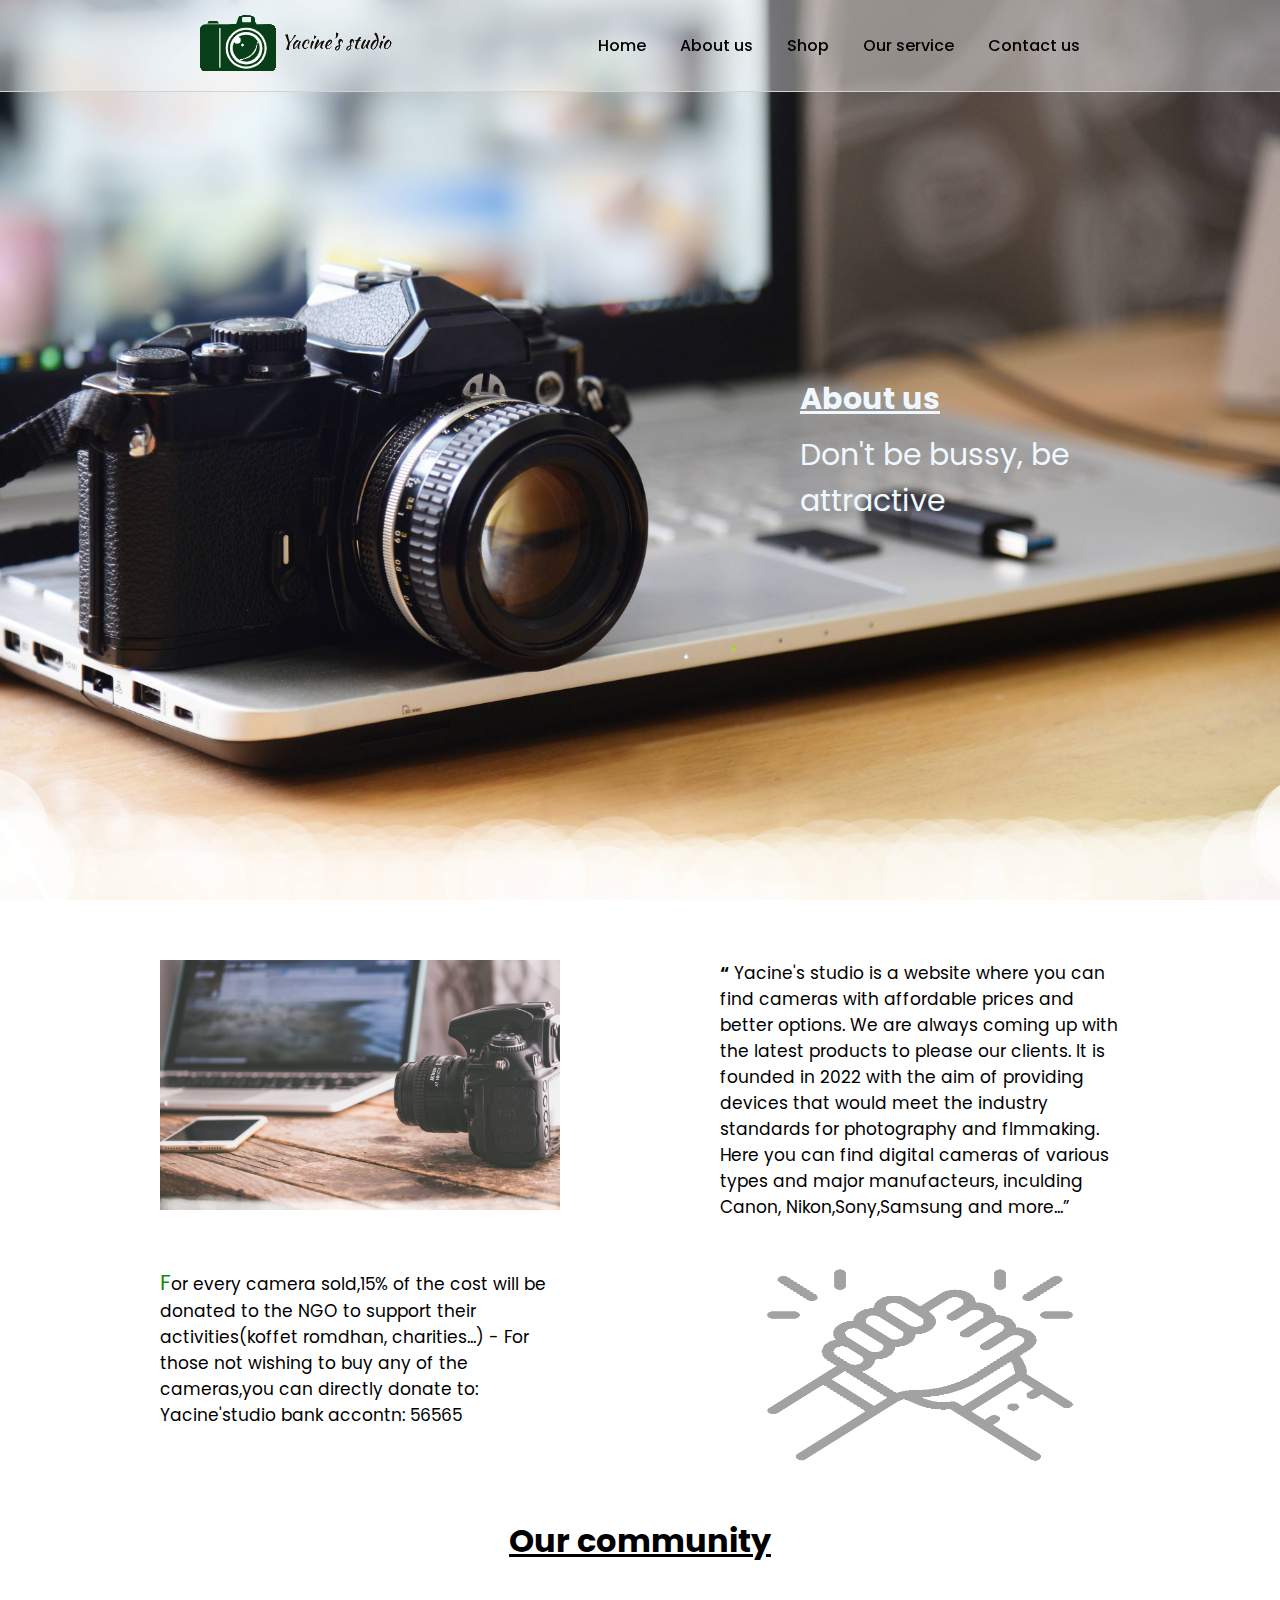
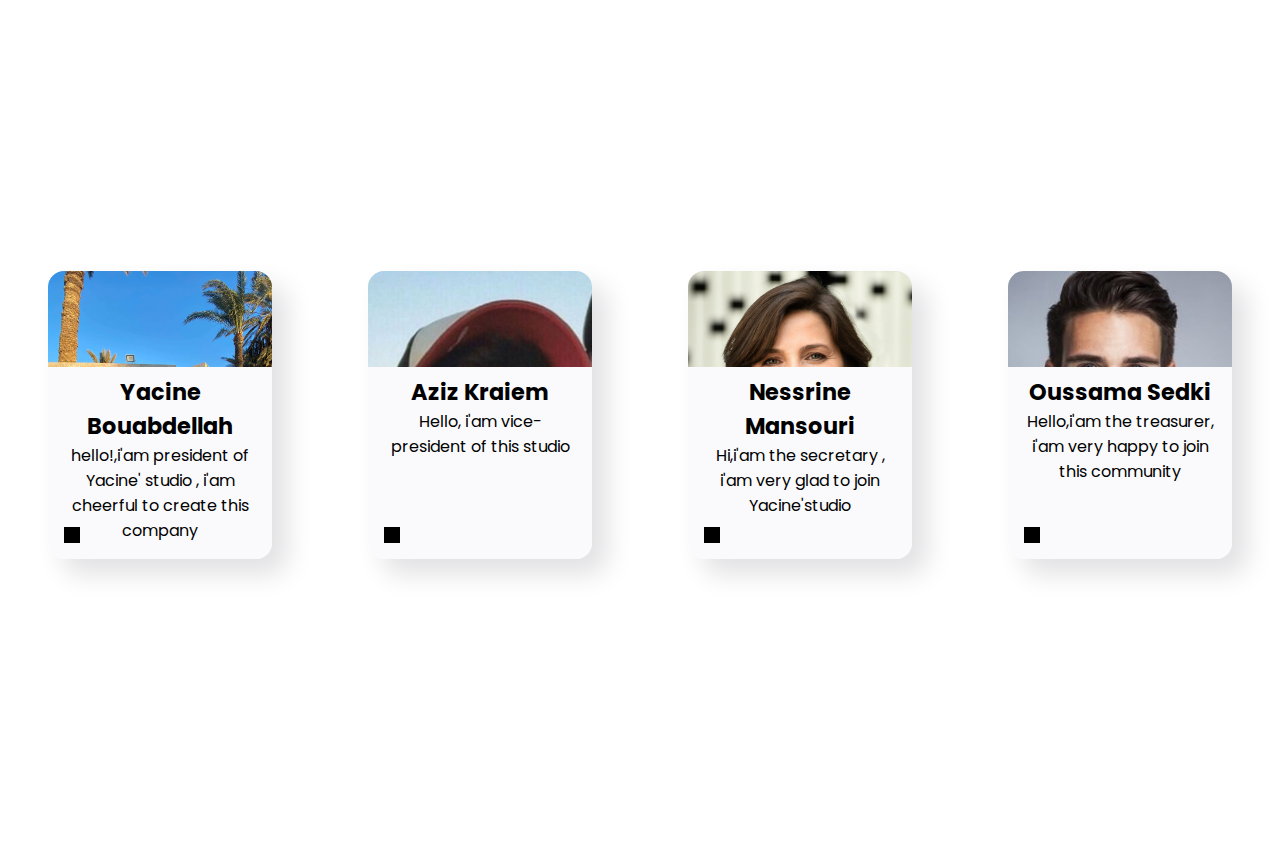
<file: about us.html>
<!DOCTYPE html>
<html lang="en">
<head>
    <meta charset="UTF-8">
    <meta http-equiv="X-UA-Compatible" content="IE=edge">
    <meta name="viewport" content="width=device-width, initial-scale=1.0">
    <title>Document</title>
    <link rel="stylesheet" href="./style about.css">
</head>
<body>
    <header>
        <img src="./image/LogoMakr-8CXSX9(1)32.png" alt="logo" />
        <div class="menu-btn"></div>
        <div class="navigation">
          <div class="navigation-items">
            <a href="./index.html">Home</a>
            <a href="./about us.html">About us</a>
            <a href="./shop.html">Shop</a>
            <a href="./Our service.html">Our service</a>
            <a href="./Contact us.html">Contact us</a>
          </div>
        </div>
      </header>
      <section class="about">
        <div class="contenu">
          <img src="./image/1 camera.jpg" alt="about us">
          <div class="caption">
            <h1>About us</h1>
            <p>Don't be bussy, be attractive</p>
          </div>
        </div>
      </section>
      <section class="paragraphe">
        <div class="contenu-p">
          <img class="i1" src="./image/camera 12.jpg" alt="">
          <p class="para1">For every camera sold,15% of the cost will be donated to the NGO to support their
            activities(koffet romdhan, charities...)
            - For those not wishing to buy any of the cameras,you can directly donate to:
            Yacine'studio bank accontn: 56565 
          </p>
          
        </div>
        <div class="contenu-p1">
          <p class="para2"><strong>“</strong> Yacine's studio is a website where you can find cameras with affordable prices 
            and better options. We are always coming up with the latest products to please our clients.
            It is founded in 2022 with the aim of providing devices that would meet the industry standards
            for photography and flmmaking. Here you can find digital cameras of various types and major
            manufacteurs, inculding Canon, Nikon,Sony,Samsung and more...” </p>
          <img class="i1" src="./image/monophy 56.gif" alt="">
          
        </div>
       
      </section>
<center><h1>Our community</h1></center>
      <div class="center">
        <div class="center">
          <div class="property-card">
            <a href="#">
              <div class="property-image" style="background-image: url('./image/yacine..jpeg">
                <div class="property-image-title">
       
                </div>
              </div></a>
            <div class="property-description">
              <h5> Yacine Bouabdellah </h5>
              <p>hello!,i'am president of Yacine' studio , i'am cheerful to create this company</p>
            </div>
            <a href="#">
              <div class="property-social-icons">
                <!-- I would usually put multipe divs inside here set to flex. Some people might use Ul li. Multiple Solutions -->
              </div>
            </a>
          </div>
        </div>
        <div class="center">
          <div class="property-card">
            <a href="#">
              <div class="property-image" style="background-image: url('./image/17.cd.jpg');">
                <div class="property-image-title">
       
                </div>
              </div></a>
            <div class="property-description">
              <h5> Aziz Kraiem </h5>
              <p>Hello, i'am vice-president of this studio </p>
            </div>
            <a href="#">
              <div class="property-social-icons">
                <!-- I would usually put multipe divs inside here set to flex. Some people might use Ul li. Multiple Solutions -->
              </div>
            </a>
          </div>
        </div>  <div class="center">
          <div class="property-card">
            <a href="#">
              <div class="property-image" style="background-image: url('./image/255.jpg');">
                <div class="property-image-title">
       
                </div>
              </div></a>
            <div class="property-description">
              <h5> Nessrine Mansouri </h5>
              <p>Hi,i'am the secretary , i'am very glad to join Yacine'studio</p>
            </div>
            <a href="#">
              <div class="property-social-icons">
                <!-- I would usually put multipe divs inside here set to flex. Some people might use Ul li. Multiple Solutions -->
              </div>
            </a>
          </div>
        </div>  <div class="center">
          <div class="property-card">
            <a href="#">
              <div class="property-image" style="background-image:url('./image/yacine\ kraiem.jpg')">
                <div class="property-image-title">
       
                </div>
              </div></a>
            <div class="property-description">
              <h5> Oussama Sedki </h5>
              <p>Hello,i'am  the treasurer, i'am very happy to join this community </p>
            </div>
            <a href="#">
              <div class="property-social-icons">
                <!-- I would usually put multipe divs inside here set to flex. Some people might use Ul li. Multiple Solutions -->
              </div>
            </a>
          </div>
        </div>
      </div>
</body>
</html>
</file>
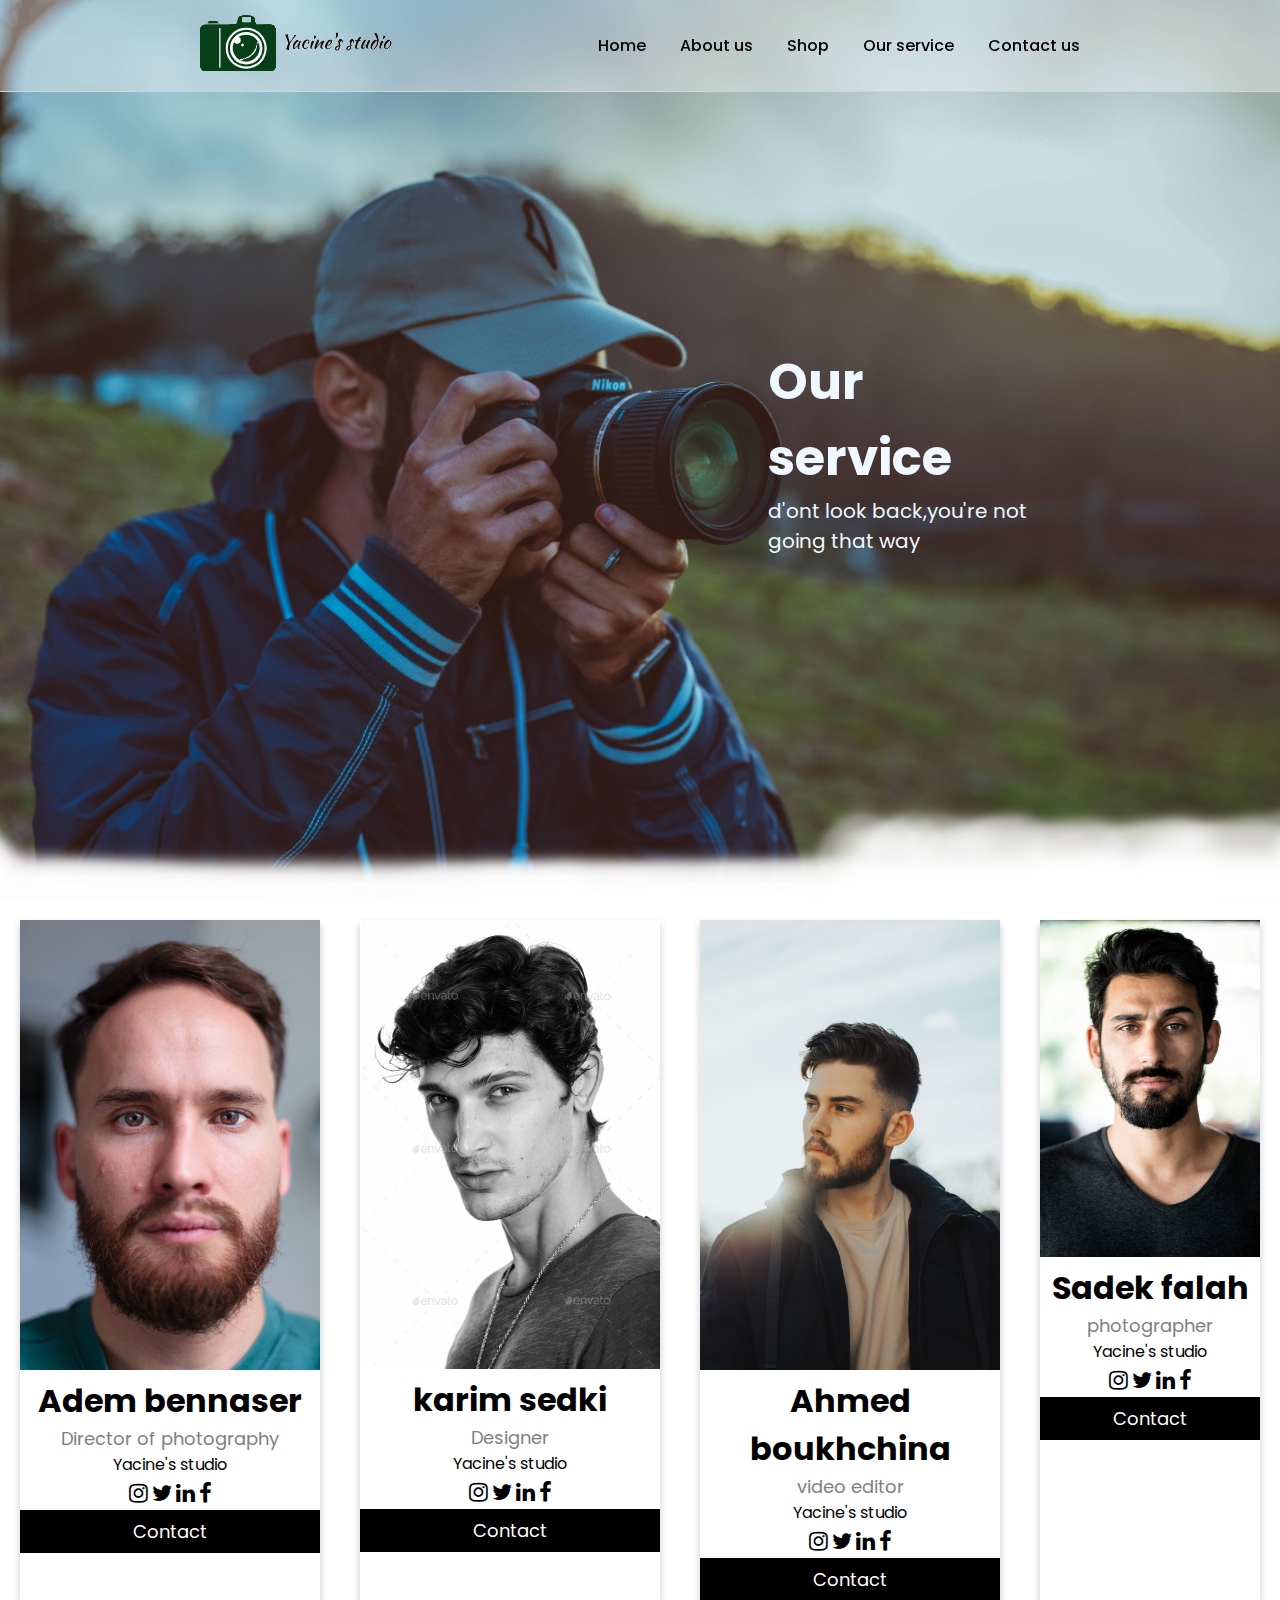
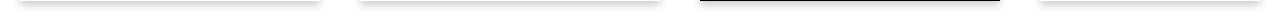
<file: Our service.html>
<!DOCTYPE html>
<html lang="en">
<head>
    <meta charset="UTF-8">
    <meta http-equiv="X-UA-Compatible" content="IE=edge">
    <meta name="viewport" content="width=device-width, initial-scale=1.0">
    <title>Document</title>
    <link rel="stylesheet" href="./style service.css">
    <link rel="stylesheet" href="https://cdnjs.cloudflare.com/ajax/libs/font-awesome/4.7.0/css/font-awesome.min.css">
</head>
<body>
    <header>
        <img src="./image/LogoMakr-8CXSX9(1)32.png" alt="logo" />
        <div class="menu-btn"></div>
        <div class="navigation">
          <div class="navigation-items">
            <a href="./index.html">Home</a>
            <a href="./about us.html">About us</a>
            <a href="./shop.html">Shop</a>
            <a href="./Our service.html">Our service</a>
            <a href="./Contact us.html">Contact us</a>
          </div>
        </div>
      </header>
      <section class="about">
        <div class="contenu">
          <img src="./image/3 camera.jpg" alt="about us">
          <div class="caption">
            <h1>Our service</h1>
            <p>d'ont look back,you're not going that way</p>
          </div>
        </div>
          </div>
          <div class="cartes">
            <!-- cart1 -->
            <div class="card">
              <img src="./image/12 cd.avif" alt="John" style="width:100%">
              <h1>Adem bennaser</h1>
              <p class="title">Director of photography</p>
              <p>Yacine's studio</p>
              <a href="#"><i class="fa fa-instagram"></i></a>
              <a href="#"><i class="fa fa-twitter"></i></a>
              <a href="#"><i class="fa fa-linkedin"></i></a>
              <a href="#"><i class="fa fa-facebook"></i></a>
              <p><button>Contact</button></p>
            </div>
            <!-- cart2 -->
            <div class="card">
              <img src="./image/23.jpg" alt="karim" style="width:100%">
              <h1>karim sedki</h1>
              <p class="title">Designer</p>
              <p>Yacine's studio</p>
              <a href="#"><i class="fa fa-instagram"></i></a>
              <a href="#"><i class="fa fa-twitter"></i></a>
              <a href="#"><i class="fa fa-linkedin"></i></a>
              <a href="#"><i class="fa fa-facebook"></i></a>
              <p><button>Contact</button></p>
            </div>
            <!-- cart3 -->
            <div class="card">
              <img src="./image/13 d.jfif" alt="dev" style="width:100%">
              <h1>Ahmed boukhchina</h1>
              <p class="title">video editor</p>
              <p>Yacine's studio</p>
              <a href="#"><i class="fa fa-instagram"></i></a>
              <a href="#"><i class="fa fa-twitter"></i></a>
              <a href="#"><i class="fa fa-linkedin"></i></a>
              <a href="#"><i class="fa fa-facebook"></i></a>
              <p><button>Contact</button></p>
            </div>
            <!-- cart4 -->
            <div class="card">
              <img src="./image/14 cd.jpg" alt="John" style="width:100%">
              <h1>Sadek falah</h1>
              <p class="title">photographer</p>
              <p>Yacine's studio</p>
              <a href="#"><i class="fa fa-instagram"></i></a>
              <a href="#"><i class="fa fa-twitter"></i></a>
              <a href="#"><i class="fa fa-linkedin"></i></a>
              <a href="#"><i class="fa fa-facebook"></i></a>
              <p><button>Contact</button></p>
            </div>
          </div>
      </section>
</file>
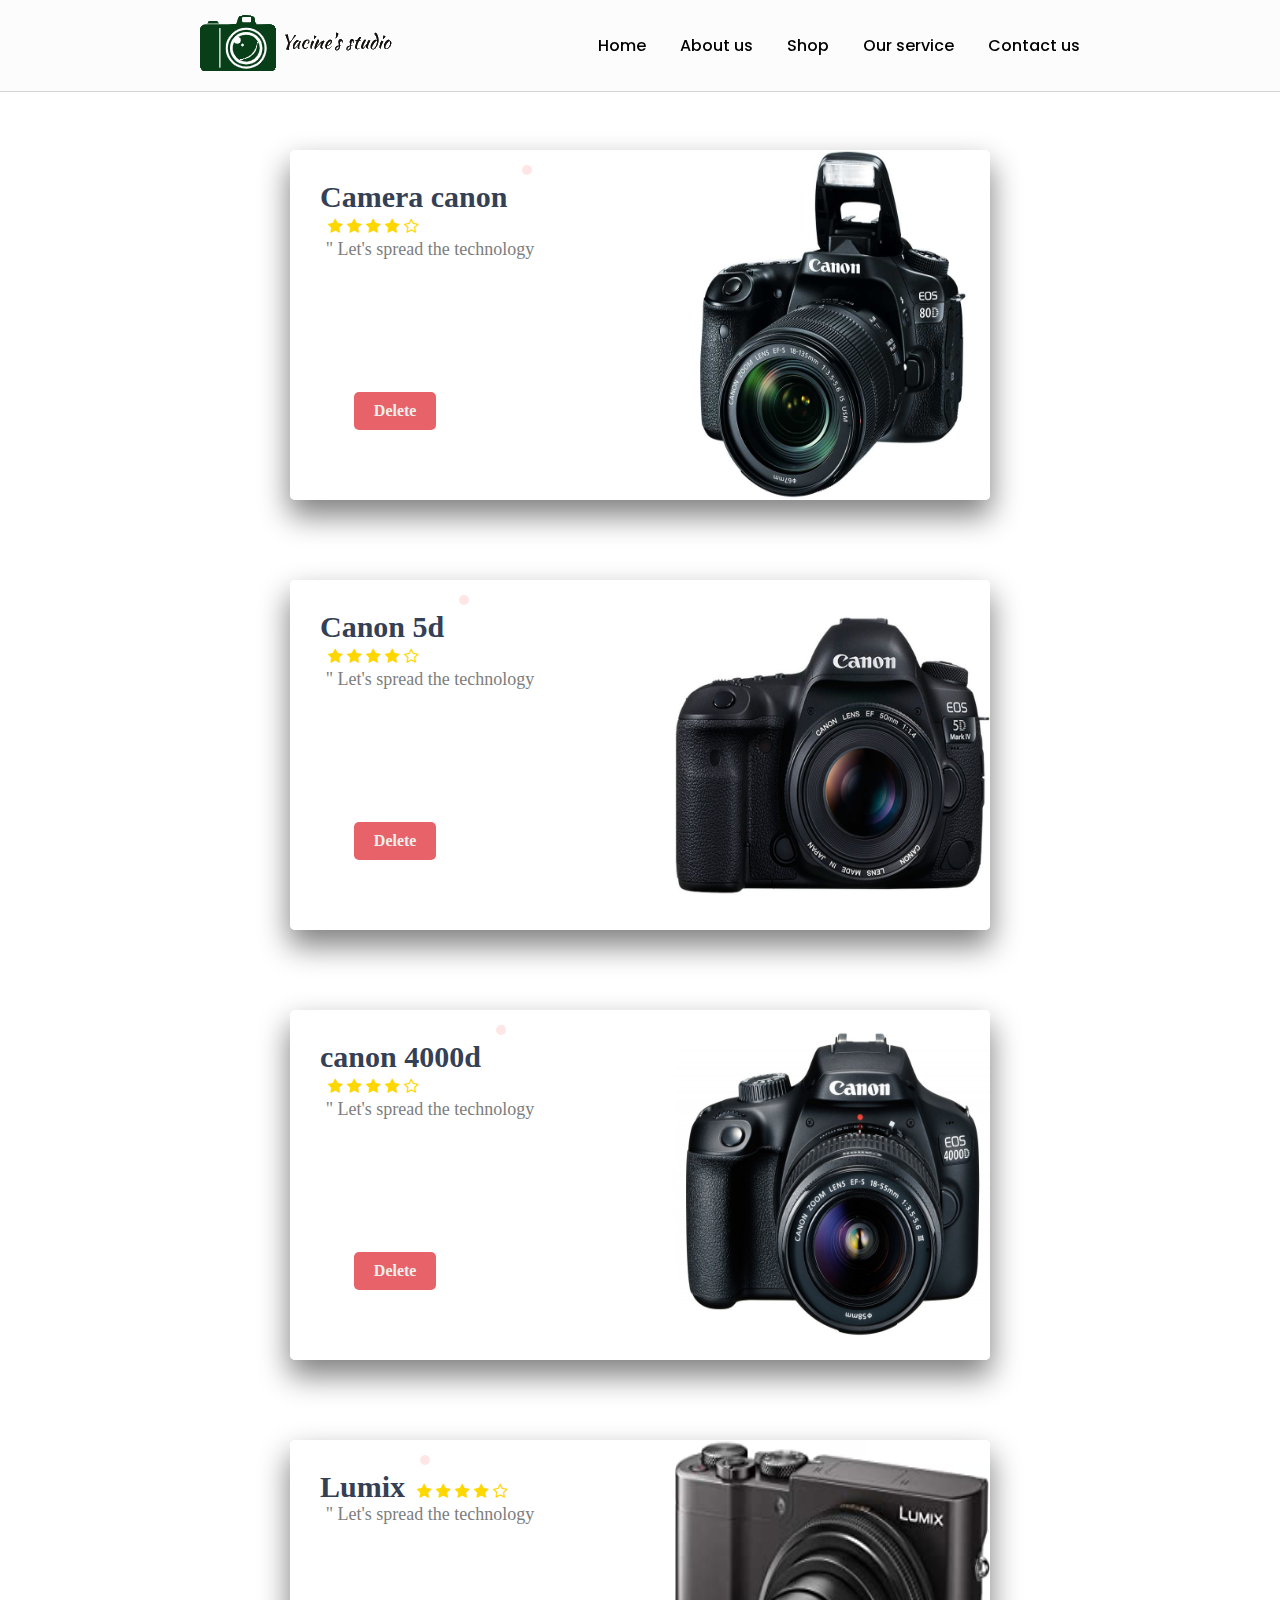
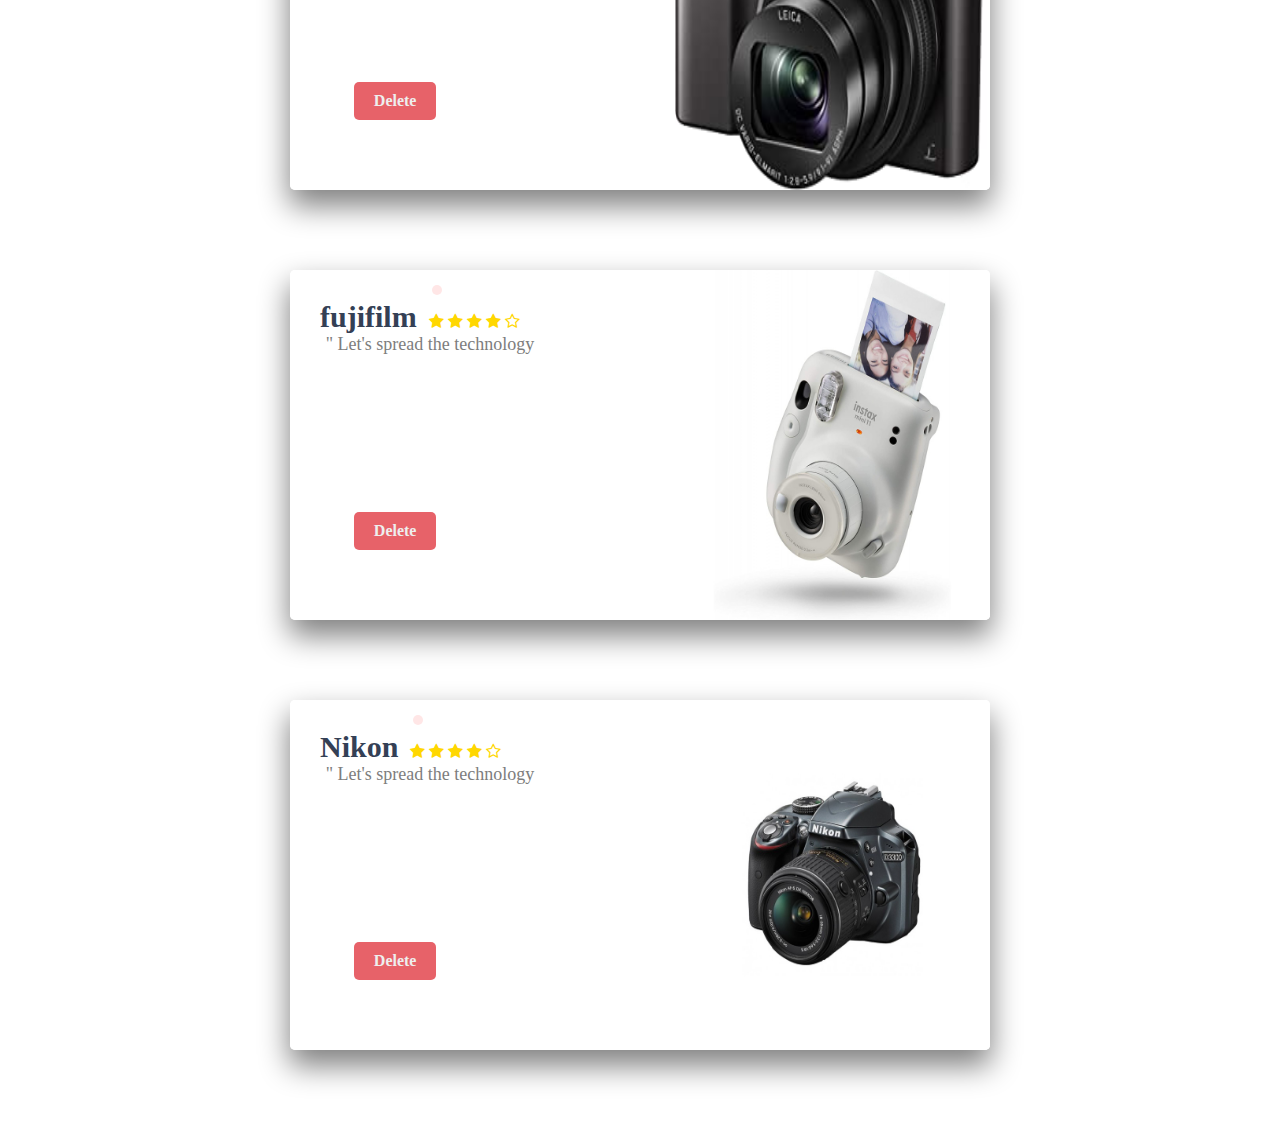
<file: panier.html>
<!DOCTYPE html>
<html lang="en">
<head>
    <meta charset="UTF-8">
    <meta http-equiv="X-UA-Compatible" content="IE=edge">
    <meta name="viewport" content="width=device-width, initial-scale=1.0">
    <title>Panier</title>
    <link rel="stylesheet" href="./painer.css">
    <link rel="stylesheet" href="https://cdnjs.cloudflare.com/ajax/libs/font-awesome/4.7.0/css/font-awesome.min.css">
	<link
	rel="stylesheet"
	href="https://cdnjs.cloudflare.com/ajax/libs/font-awesome/6.1.2/css/all.min.css"
	integrity="sha512-1sCRPdkRXhBV2PBLUdRb4tMg1w2YPf37qatUFeS7zlBy7jJI8Lf4VHwWfZZfpXtYSLy85pkm9GaYVYMfw5BC1A=="
	crossorigin="anonymous"
	referrerpolicy="no-referrer"
  />
</head>
<body>
    <header>
        <img src="./image/LogoMakr-8CXSX9(1)32.png" alt="logo" />
        <div class="menu-btn"></div>
        <div class="navigation">
          <div class="navigation-items">
            <a href="./index.html">Home</a>
            <a href="./about us.html">About us</a>
            <a href="./shop.html">Shop</a>
            <a href="./Our service.html">Our service</a>
            <a href="./Contact us.html">Contact us</a>
           
          </div>
        </div>
      </header>
<main>
    
               <!-- camera1 -->
    <div id="container">
    
        <div class="product-details">
    
        <h1>Camera canon</h1>
        <span class="hint-star star">
            <i class="fa fa-star" aria-hidden="true"></i>
            <i class="fa fa-star" aria-hidden="true"></i>
            <i class="fa fa-star" aria-hidden="true"></i>
            <i class="fa fa-star" aria-hidden="true"></i>
            <i class="fa fa-star-o" aria-hidden="true"></i>
        </span>
    
                <p class="information">" Let's spread the technology </p>
    
    
    
    <div class="control">
    
        <button class="btn">
         
       
       <span class="buy">Delete</span>
     </button>
    
    </div>
    
    </div>
    
    <div class="product-image">
    
        <img src="./camera shop/1.jpg" alt="">
    
    
    <div class="info">
        <h2> Description</h2>
        <ul>
            <li><strong>Height : </strong>131 × 99,9 × 76,2 mm  </li>
            <li><strong>Shade : </strong>Black</li>
            <li><strong>Description </strong>Vidéo Full HD 1920 × 1080 - Batteries lithium-ion rechargeable - Connectivity: Wi-Fi, NFC and Bluetooth </li>
            <li><strong>Material: </strong>Canon</li>
    
        </ul>
    </div>
    </div>
    
    </div>
    
    <!-- camera2 -->
    <div id="container">
    
        <div class="product-details">
    
        <h1>Canon 5d</h1>
        <span class="hint-star star">
            <i class="fa fa-star" aria-hidden="true"></i>
            <i class="fa fa-star" aria-hidden="true"></i>
            <i class="fa fa-star" aria-hidden="true"></i>
            <i class="fa fa-star" aria-hidden="true"></i>
            <i class="fa fa-star-o" aria-hidden="true"></i>
        </span>
    
                <p class="information">" Let's spread the technology </p>
    
    
    
    <div class="control">
    
        <button class="btn">
         
       <span class="buy">Delete</span>
     </button>
    
    </div>
    
    </div>
    
    <div class="product-image">
    
        <img src="./camera shop/2.jpg" alt="">
    
    
    <div class="info">
        <h2> Description</h2>
        <ul>
            <li><strong>Height : </strong>131 × 99,9 × 76,2 mm  </li>
            <li><strong>Shade : </strong>Black</li>
            <li><strong>Description </strong>Vidéo Full HD 1920 × 1080 - Batteries lithium-ion rechargeable - Connectivity: Wi-Fi, NFC and Bluetooth </li>
            <li><strong>Material: </strong>Canon</li>
    
        </ul>
    </div>
    </div>
    
    </div>
    
    <!-- camera3 -->
    <div id="container">
    
        <div class="product-details">
    
        <h1>canon 4000d</h1>
        <span class="hint-star star">
            <i class="fa fa-star" aria-hidden="true"></i>
            <i class="fa fa-star" aria-hidden="true"></i>
            <i class="fa fa-star" aria-hidden="true"></i>
            <i class="fa fa-star" aria-hidden="true"></i>
            <i class="fa fa-star-o" aria-hidden="true"></i>
        </span>
    
                <p class="information">" Let's spread the technology </p>
    
    
    
    <div class="control">
    
        <button class="btn">
         
       <span class="buy">Delete</span>
     </button>
    
    </div>
    
    </div>
    
    <div class="product-image">
    
        <img src="./camera shop/3.jpg" alt="">
    
    
    <div class="info">
        <h2> Description</h2>
        <ul>
            <li><strong>Height : </strong>131 × 99,9 × 76,2 mm  </li>
            <li><strong>Shade : </strong>Black</li>
            <li><strong>Description </strong>Vidéo Full HD 1920 × 1080 - Batteries lithium-ion rechargeable - Connectivity: Wi-Fi, NFC and Bluetooth </li>
            <li><strong>Material: </strong>Canon</li>
    
        </ul>
    </div>
    </div>
    
    </div>
    
    <!-- camera4 -->
    <div id="container">
    
        <div class="product-details">
    
        <h1>Lumix</h1>
        <span class="hint-star star">
            <i class="fa fa-star" aria-hidden="true"></i>
            <i class="fa fa-star" aria-hidden="true"></i>
            <i class="fa fa-star" aria-hidden="true"></i>
            <i class="fa fa-star" aria-hidden="true"></i>
            <i class="fa fa-star-o" aria-hidden="true"></i>
        </span>
    
                <p class="information">" Let's spread the technology </p>
    
    
    
    <div class="control">
    
        <button class="btn">
         
       <span class="buy">Delete</span>
     </button>
    
    </div>
    
    </div>
    
    <div class="product-image">
    
        <img src="./camera shop/lumix.jpg" alt="">
    
    
    <div class="info">
        <h2> Description</h2>
        <ul>
            <li><strong>Height : </strong>131 × 99,9 × 76,2 mm  </li>
            <li><strong>Shade : </strong>Black</li>
            <li><strong>Description </strong>Vidéo Full HD 1920 × 1080 - Batteries lithium-ion rechargeable - Connectivity: Wi-Fi, NFC and Bluetooth </li>
            <li><strong>Material: </strong>Canon</li>
    
        </ul>
    </div>
    </div>
    
    </div>
    
    <!-- camera5 -->
    <div id="container">
    
        <div class="product-details">
    
        <h1>fujifilm</h1>
        <span class="hint-star star">
            <i class="fa fa-star" aria-hidden="true"></i>
            <i class="fa fa-star" aria-hidden="true"></i>
            <i class="fa fa-star" aria-hidden="true"></i>
            <i class="fa fa-star" aria-hidden="true"></i>
            <i class="fa fa-star-o" aria-hidden="true"></i>
        </span>
    
                <p class="information">" Let's spread the technology </p>
    
    
    
    <div class="control">
    
        <button class="btn">
         
       <span class="buy">Delete</span>
     </button>
    
    </div>
    
    </div>
    
    <div class="product-image">
    
        <img src="./camera shop/fujifilm.jpg" alt="">
    
    
    <div class="info">
        <h2> Description</h2>
        <ul>
            <li><strong>Height : </strong>131 × 99,9 × 76,2 mm  </li>
            <li><strong>Shade : </strong>Black</li>
            <li><strong>Description </strong>Vidéo Full HD 1920 × 1080 - Batteries lithium-ion rechargeable - Connectivity: Wi-Fi, NFC and Bluetooth </li>
            <li><strong>Material: </strong>Canon</li>
    
        </ul>
    </div>
    </div>
    
    </div>
    
    <!-- camera6 -->
    <div id="container">
    
        <div class="product-details">
    
        <h1>Nikon</h1>
        <span class="hint-star star">
            <i class="fa fa-star" aria-hidden="true"></i>
            <i class="fa fa-star" aria-hidden="true"></i>
            <i class="fa fa-star" aria-hidden="true"></i>
            <i class="fa fa-star" aria-hidden="true"></i>
            <i class="fa fa-star-o" aria-hidden="true"></i>
        </span>
    
                <p class="information">" Let's spread the technology </p>
    
    
    
    <div class="control">
    
        <button class="btn">
        
       <span class="buy">Delete</span>
     </button>
    
    </div>
    
    </div>
    
    <div class="product-image">
    
        <img src="./camera shop/niko.jpg" alt="">
    
    
    <div class="info">
        <h2> Description</h2>
        <ul>
            <li><strong>Height : </strong>131 × 99,9 × 76,2 mm  </li>
            <li><strong>Shade : </strong>Black</li>
            <li><strong>Description </strong>Vidéo Full HD 1920 × 1080 - Batteries lithium-ion rechargeable - Connectivity: Wi-Fi, NFC and Bluetooth </li>
            <li><strong>Material: </strong>Canon</li>
    
        </ul>
    </div>
    </div>
    
    </div>
</main>
<script src="./panier.js"></script>
</body>
</html>
</file>
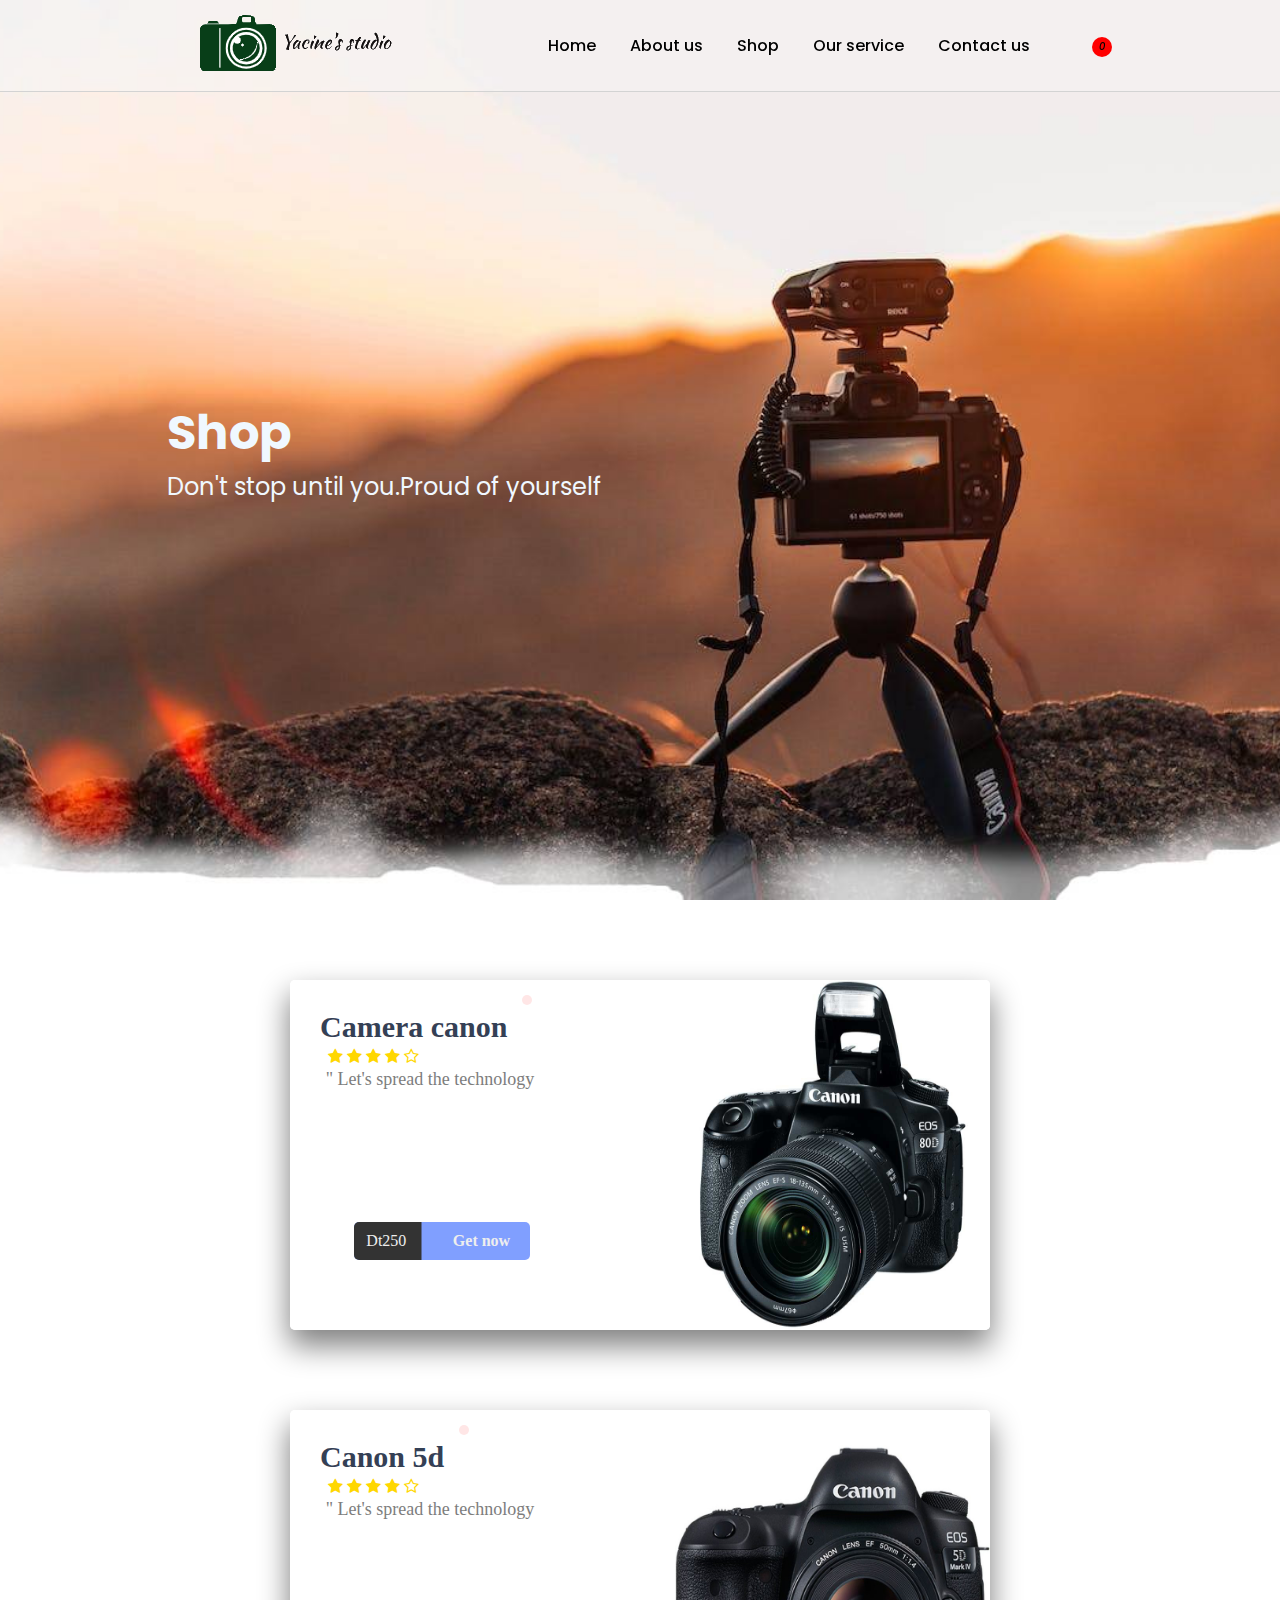
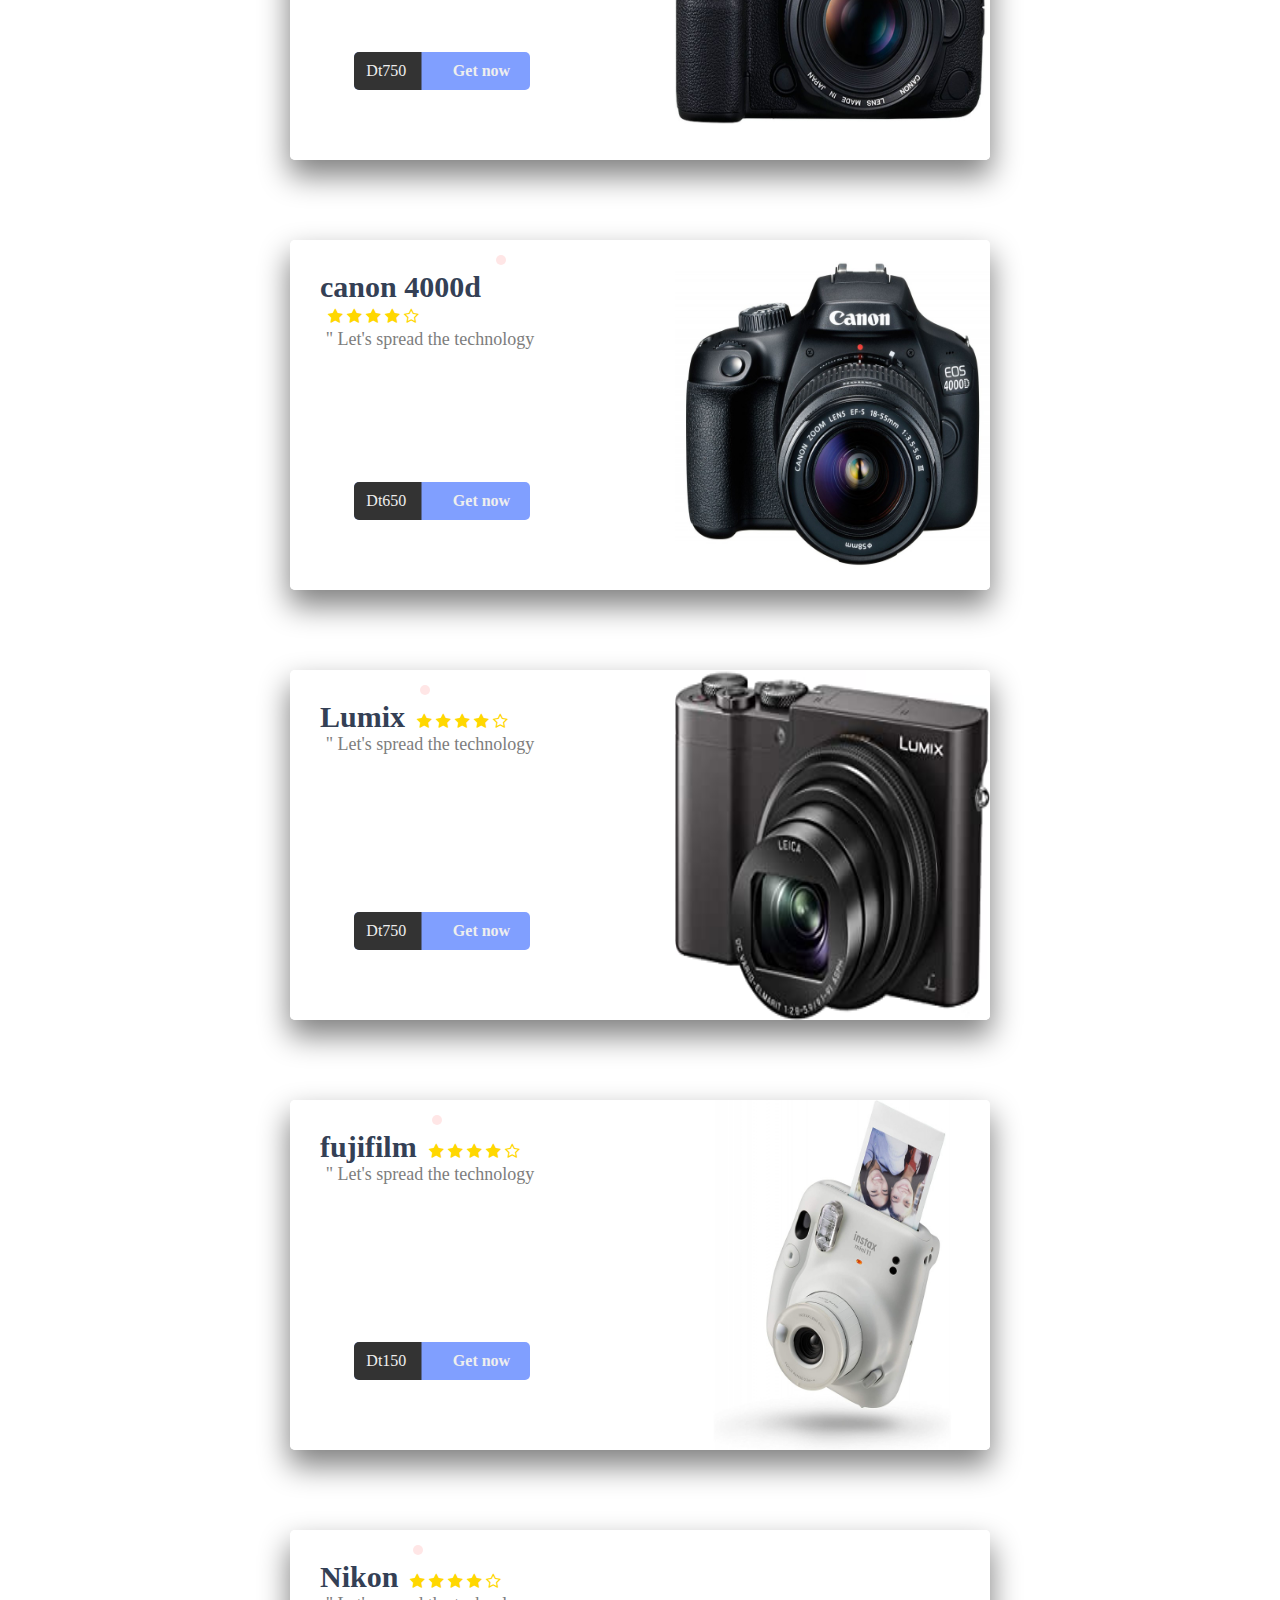
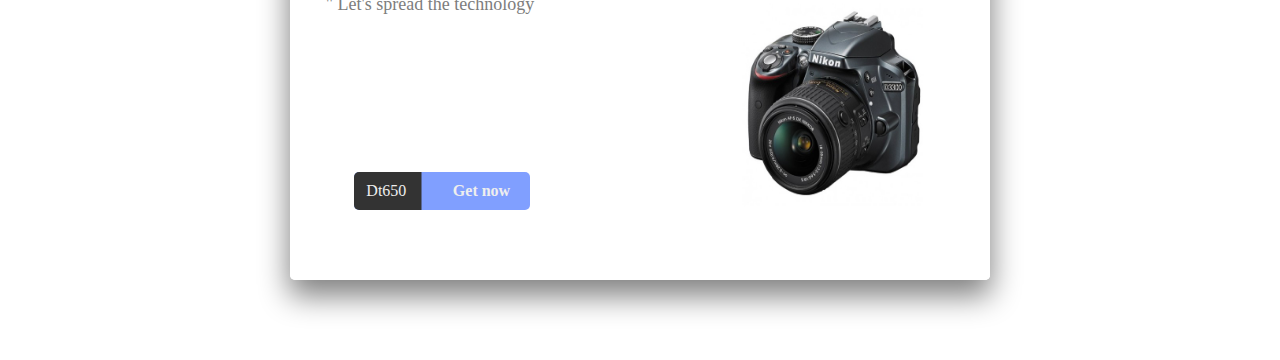
<file: shop.html>
<!DOCTYPE html>
<html lang="en">
  <head>
    <meta charset="UTF-8" />
    <meta http-equiv="X-UA-Compatible" content="IE=edge" />
    <meta name="viewport" content="width=device-width, initial-scale=1.0" />
    <title>Document</title>
    <link rel="stylesheet" href="./style shop.css" />
    <link
      rel="stylesheet"
      href="https://cdnjs.cloudflare.com/ajax/libs/font-awesome/4.7.0/css/font-awesome.min.css"
    />
    <link
      rel="stylesheet"
      href="https://cdnjs.cloudflare.com/ajax/libs/font-awesome/6.1.2/css/all.min.css"
      integrity="sha512-1sCRPdkRXhBV2PBLUdRb4tMg1w2YPf37qatUFeS7zlBy7jJI8Lf4VHwWfZZfpXtYSLy85pkm9GaYVYMfw5BC1A=="
      crossorigin="anonymous"
      referrerpolicy="no-referrer"
    />
  </head>
  <body>
    <header>
      <img src="./image/LogoMakr-8CXSX9(1)32.png" alt="logo" />
      <div class="menu-btn"></div>
      <div class="navigation">
        <div class="navigation-items">
          <a href="./index.html">Home</a>
          <a href="./about us.html">About us</a>
          <a href="./shop.html">Shop</a>
          <a href="./Our service.html">Our service</a>
          <a href="./Contact us.html">Contact us</a>
          <a href="./panier.html"
            ><i class="fa-solid fa-cart-shopping">
              <div class="dora">0</div>
            </i></a
          >
        </div>
      </div>
    </header>
    <section class="about">
      <div class="contenu">
        <img src="./image/2 camera (1) 33.jpg" alt="camera shop" />
        <div class="caption">
          <h1>Shop</h1>
          <p>Don't stop until you.Proud of yourself</p>
        </div>
      </div>
      <!-- camera1 -->
      <div id="container">
        <div class="product-details">
          <h1>Camera canon</h1>
          <span class="hint-star star">
            <i class="fa fa-star" aria-hidden="true"></i>
            <i class="fa fa-star" aria-hidden="true"></i>
            <i class="fa fa-star" aria-hidden="true"></i>
            <i class="fa fa-star" aria-hidden="true"></i>
            <i class="fa fa-star-o" aria-hidden="true"></i>
          </span>

          <p class="information">" Let's spread the technology</p>

          <div class="control">
            <button class="btn">
              <span class="price">Dt250</span>
              <span class="shopping-cart"
                ><i class="fa fa-shopping-cart" aria-hidden="true"></i
              ></span>
              <span class="buy">Get now</span>
            </button>
          </div>
        </div>

        <div class="product-image">
          <img src="./camera shop/1.jpg" alt="" />

          <div class="info">
            <h2>Description</h2>
            <ul>
              <li><strong>Height : </strong>131 × 99,9 × 76,2 mm</li>
              <li><strong>Shade : </strong>Black</li>
              <li>
                <strong>Description </strong>Vidéo Full HD 1920 × 1080 -
                Batteries lithium-ion rechargeable - Connectivity: Wi-Fi, NFC
                and Bluetooth
              </li>
              <li><strong>Material: </strong>Canon</li>
            </ul>
          </div>
        </div>
      </div>

      <!-- camera2 -->
      <div id="container">
        <div class="product-details">
          <h1>Canon 5d</h1>
          <span class="hint-star star">
            <i class="fa fa-star" aria-hidden="true"></i>
            <i class="fa fa-star" aria-hidden="true"></i>
            <i class="fa fa-star" aria-hidden="true"></i>
            <i class="fa fa-star" aria-hidden="true"></i>
            <i class="fa fa-star-o" aria-hidden="true"></i>
          </span>

          <p class="information">" Let's spread the technology</p>

          <div class="control">
            <button class="btn">
              <span class="price">Dt750</span>
              <span class="shopping-cart"
                ><i class="fa fa-shopping-cart" aria-hidden="true"></i
              ></span>
              <span class="buy">Get now</span>
            </button>
          </div>
        </div>

        <div class="product-image">
          <img src="./camera shop/2.jpg" alt="" />

          <div class="info">
            <h2>Description</h2>
            <ul>
              <li><strong>Height : </strong>131 × 99,9 × 76,2 mm</li>
              <li><strong>Shade : </strong>Black</li>
              <li>
                <strong>Description </strong>Vidéo Full HD 1920 × 1080 -
                Batteries lithium-ion rechargeable - Connectivity: Wi-Fi, NFC
                and Bluetooth
              </li>
              <li><strong>Material: </strong>Canon</li>
            </ul>
          </div>
        </div>
      </div>

      <!-- camera3 -->
      <div id="container">
        <div class="product-details">
          <h1>canon 4000d</h1>
          <span class="hint-star star">
            <i class="fa fa-star" aria-hidden="true"></i>
            <i class="fa fa-star" aria-hidden="true"></i>
            <i class="fa fa-star" aria-hidden="true"></i>
            <i class="fa fa-star" aria-hidden="true"></i>
            <i class="fa fa-star-o" aria-hidden="true"></i>
          </span>

          <p class="information">" Let's spread the technology</p>

          <div class="control">
            <button class="btn">
              <span class="price">Dt650</span>
              <span class="shopping-cart"
                ><i class="fa fa-shopping-cart" aria-hidden="true"></i
              ></span>
              <span class="buy">Get now</span>
            </button>
          </div>
        </div>

        <div class="product-image">
          <img src="./camera shop/3.jpg" alt="" />

          <div class="info">
            <h2>Description</h2>
            <ul>
              <li><strong>Height : </strong>131 × 99,9 × 76,2 mm</li>
              <li><strong>Shade : </strong>Black</li>
              <li>
                <strong>Description </strong>Vidéo Full HD 1920 × 1080 -
                Batteries lithium-ion rechargeable - Connectivity: Wi-Fi, NFC
                and Bluetooth
              </li>
              <li><strong>Material: </strong>Canon</li>
            </ul>
          </div>
        </div>
      </div>

      <!-- camera4 -->
      <div id="container">
        <div class="product-details">
          <h1>Lumix</h1>
          <span class="hint-star star">
            <i class="fa fa-star" aria-hidden="true"></i>
            <i class="fa fa-star" aria-hidden="true"></i>
            <i class="fa fa-star" aria-hidden="true"></i>
            <i class="fa fa-star" aria-hidden="true"></i>
            <i class="fa fa-star-o" aria-hidden="true"></i>
          </span>

          <p class="information">" Let's spread the technology</p>

          <div class="control">
            <button class="btn">
              <span class="price">Dt750</span>
              <span class="shopping-cart"
                ><i class="fa fa-shopping-cart" aria-hidden="true"></i
              ></span>
              <span class="buy">Get now</span>
            </button>
          </div>
        </div>

        <div class="product-image">
          <img src="./camera shop/lumix.jpg" alt="" />

          <div class="info">
            <h2>Description</h2>
            <ul>
              <li><strong>Height : </strong>131 × 99,9 × 76,2 mm</li>
              <li><strong>Shade : </strong>Black</li>
              <li>
                <strong>Description </strong>Vidéo Full HD 1920 × 1080 -
                Batteries lithium-ion rechargeable - Connectivity: Wi-Fi, NFC
                and Bluetooth
              </li>
              <li><strong>Material: </strong>Lumix</li>
            </ul>
          </div>
        </div>
      </div>

      <!-- camera5 -->
      <div id="container">
        <div class="product-details">
          <h1>fujifilm</h1>
          <span class="hint-star star">
            <i class="fa fa-star" aria-hidden="true"></i>
            <i class="fa fa-star" aria-hidden="true"></i>
            <i class="fa fa-star" aria-hidden="true"></i>
            <i class="fa fa-star" aria-hidden="true"></i>
            <i class="fa fa-star-o" aria-hidden="true"></i>
          </span>

          <p class="information">" Let's spread the technology</p>

          <div class="control">
            <button class="btn">
              <span class="price">Dt150</span>
              <span class="shopping-cart"
                ><i class="fa fa-shopping-cart" aria-hidden="true"></i
              ></span>
              <span class="buy">Get now</span>
            </button>
          </div>
        </div>

        <div class="product-image">
          <img src="./camera shop/fujifilm.jpg" alt="" />

          <div class="info">
            <h2>Description</h2>
            <ul>
              <li><strong>Height : </strong>131 × 99,9 × 76,2 mm</li>
              <li><strong>Shade : </strong>White</li>
              <li>
                <strong>Description </strong>Vidéo Full HD 1920 × 1080 -
                Batteries lithium-ion rechargeable - Connectivity: Wi-Fi, NFC
                and Bluetooth
              </li>
              <li><strong>Material: </strong>Fujifilm</li>
            </ul>
          </div>
        </div>
      </div>

      <!-- camera6 -->
      <div id="container">
        <div class="product-details">
          <h1>Nikon</h1>
          <span class="hint-star star">
            <i class="fa fa-star" aria-hidden="true"></i>
            <i class="fa fa-star" aria-hidden="true"></i>
            <i class="fa fa-star" aria-hidden="true"></i>
            <i class="fa fa-star" aria-hidden="true"></i>
            <i class="fa fa-star-o" aria-hidden="true"></i>
          </span>

          <p class="information">" Let's spread the technology</p>

          <div class="control">
            <button class="btn">
              <span class="price">Dt650</span>
              <span class="shopping-cart"
                ><i class="fa fa-shopping-cart" aria-hidden="true"></i
              ></span>
              <span class="buy">Get now</span>
            </button>
          </div>
        </div>

        <div class="product-image">
          <img src="./camera shop/niko.jpg" alt="" />

          <div class="info">
            <h2>Description</h2>
            <ul>
              <li><strong>Height : </strong>131 × 99,9 × 76,2 mm</li>
              <li><strong>Shade : </strong>Black</li>
              <li>
                <strong>Description </strong>Vidéo Full HD 1920 × 1080 -
                Batteries lithium-ion rechargeable - Connectivity: Wi-Fi, NFC
                and Bluetooth
              </li>
              <li><strong>Material: </strong>Nikon</li>
            </ul>
          </div>
        </div>
      </div>
    </section>
    <script src="./shop.js"></script>
  </body>
</html>
</file>
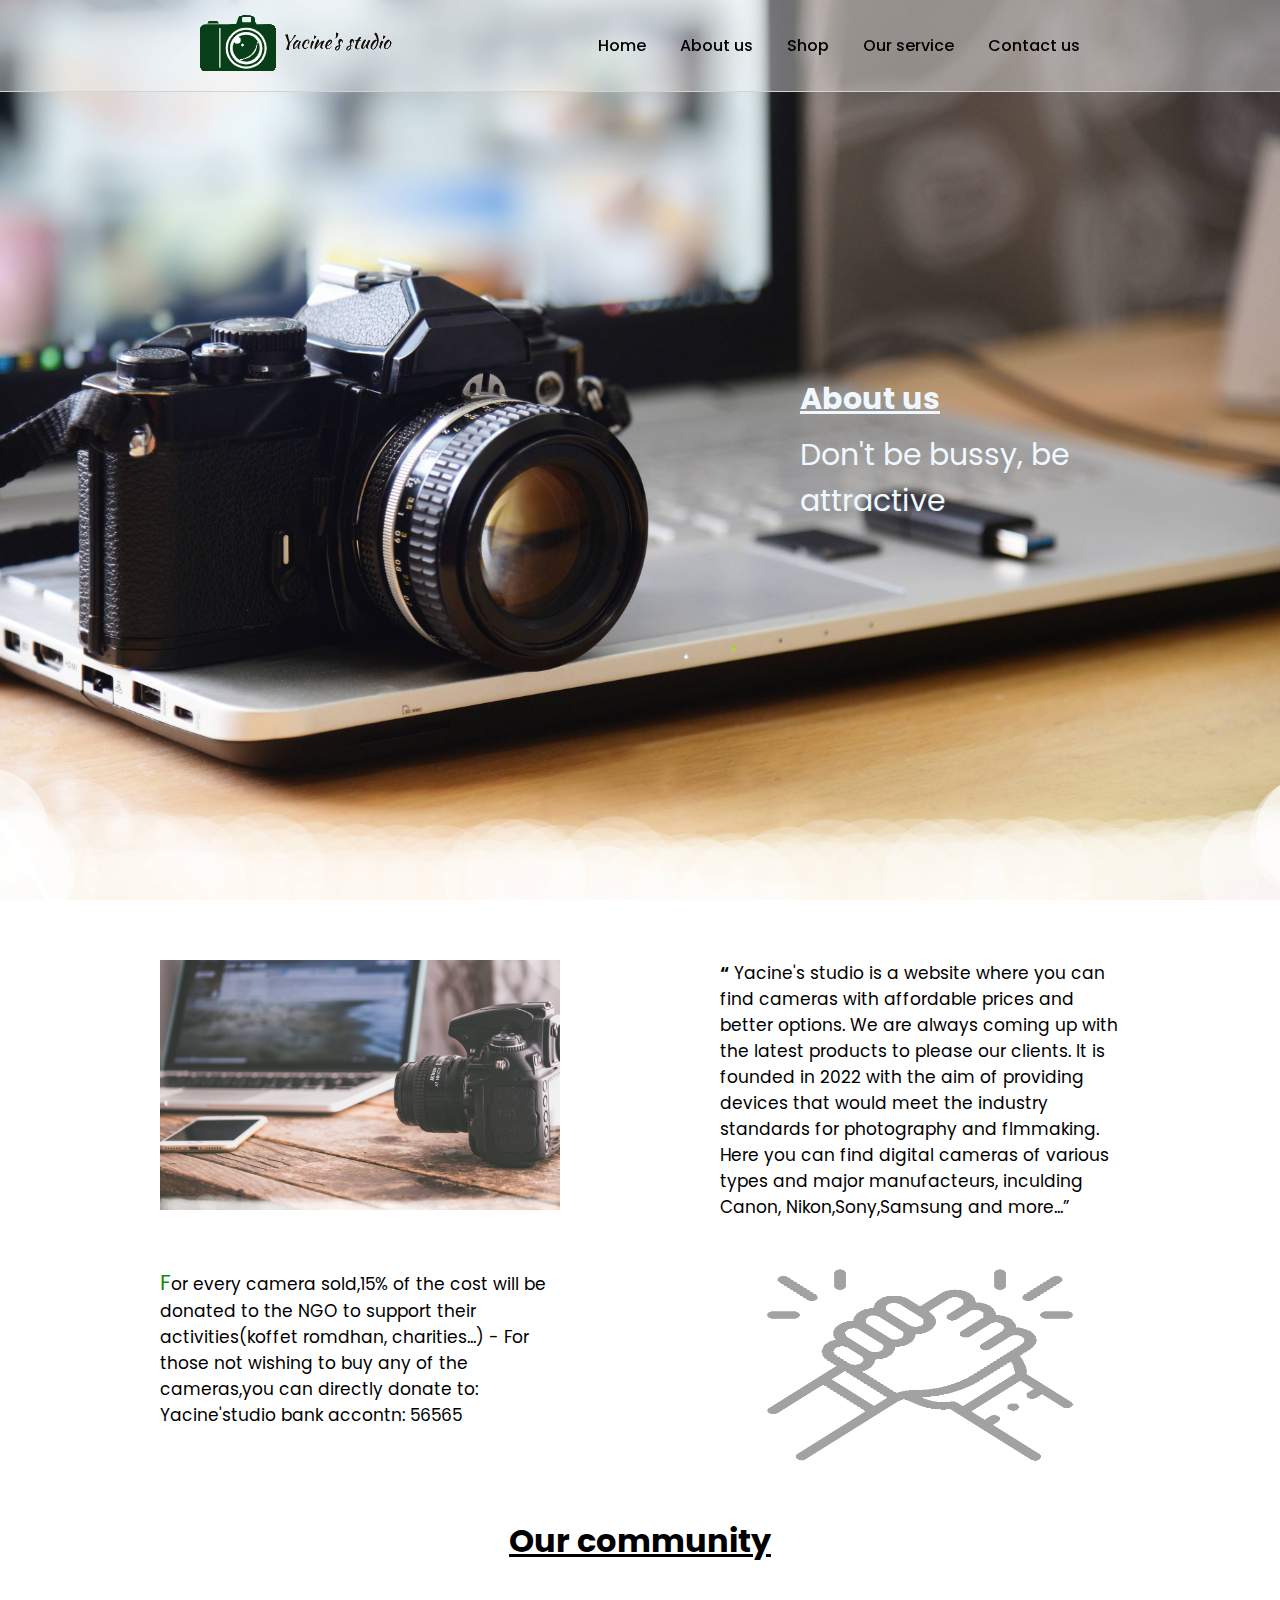
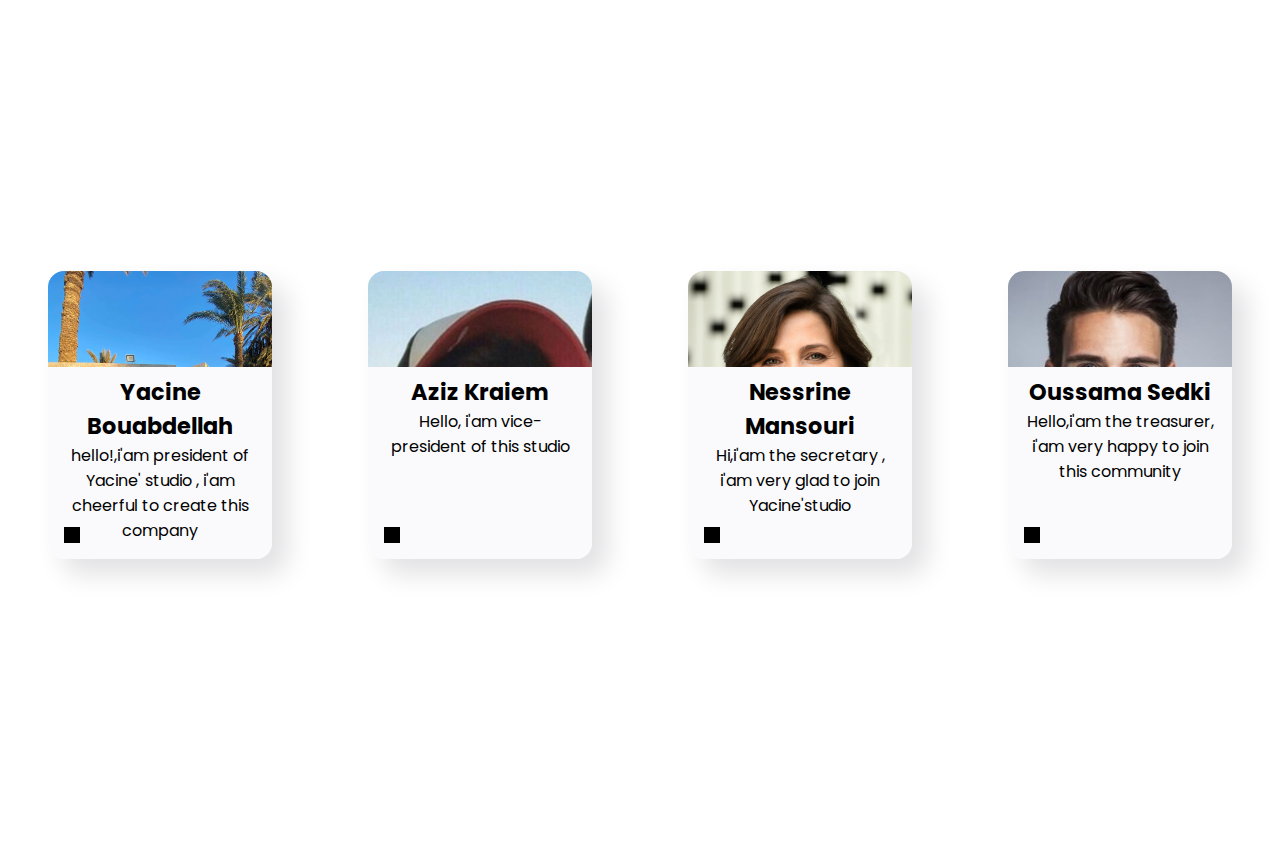
<file: projet/about us.html>
<!DOCTYPE html>
<html lang="en">
<head>
    <meta charset="UTF-8">
    <meta http-equiv="X-UA-Compatible" content="IE=edge">
    <meta name="viewport" content="width=device-width, initial-scale=1.0">
    <title>Document</title>
    <link rel="stylesheet" href="./style about.css">
</head>
<body>
    <header>
        <img src="./image/LogoMakr-8CXSX9(1)32.png" alt="logo" />
        <div class="menu-btn"></div>
        <div class="navigation">
          <div class="navigation-items">
            <a href="./index.html">Home</a>
            <a href="./about us.html">About us</a>
            <a href="./shop.html">Shop</a>
            <a href="./Our service.html">Our service</a>
            <a href="./Contact us.html">Contact us</a>
          </div>
        </div>
      </header>
      <section class="about">
        <div class="contenu">
          <img src="./image/1 camera.jpg" alt="about us">
          <div class="caption">
            <h1>About us</h1>
            <p>Don't be bussy, be attractive</p>
          </div>
        </div>
      </section>
      <section class="paragraphe">
        <div class="contenu-p">
          <img class="i1" src="./image/camera 12.jpg" alt="">
          <p class="para1">For every camera sold,15% of the cost will be donated to the NGO to support their
            activities(koffet romdhan, charities...)
            - For those not wishing to buy any of the cameras,you can directly donate to:
            Yacine'studio bank accontn: 56565 
          </p>
          
        </div>
        <div class="contenu-p1">
          <p class="para2"><strong>“</strong> Yacine's studio is a website where you can find cameras with affordable prices 
            and better options. We are always coming up with the latest products to please our clients.
            It is founded in 2022 with the aim of providing devices that would meet the industry standards
            for photography and flmmaking. Here you can find digital cameras of various types and major
            manufacteurs, inculding Canon, Nikon,Sony,Samsung and more...” </p>
          <img class="i1" src="./image/monophy 56.gif" alt="">
          
        </div>
       
      </section>
<center><h1>Our community</h1></center>
      <div class="center">
        <div class="center">
          <div class="property-card">
            <a href="#">
              <div class="property-image" style="background-image: url('./image/yacine..jpeg">
                <div class="property-image-title">
       
                </div>
              </div></a>
            <div class="property-description">
              <h5> Yacine Bouabdellah </h5>
              <p>hello!,i'am president of Yacine' studio , i'am cheerful to create this company</p>
            </div>
            <a href="#">
              <div class="property-social-icons">
                <!-- I would usually put multipe divs inside here set to flex. Some people might use Ul li. Multiple Solutions -->
              </div>
            </a>
          </div>
        </div>
        <div class="center">
          <div class="property-card">
            <a href="#">
              <div class="property-image" style="background-image: url('./image/17.cd.jpg');">
                <div class="property-image-title">
       
                </div>
              </div></a>
            <div class="property-description">
              <h5> Aziz Kraiem </h5>
              <p>Hello, i'am vice-president of this studio </p>
            </div>
            <a href="#">
              <div class="property-social-icons">
                <!-- I would usually put multipe divs inside here set to flex. Some people might use Ul li. Multiple Solutions -->
              </div>
            </a>
          </div>
        </div>  <div class="center">
          <div class="property-card">
            <a href="#">
              <div class="property-image" style="background-image: url('./image/255.jpg');">
                <div class="property-image-title">
       
                </div>
              </div></a>
            <div class="property-description">
              <h5> Nessrine Mansouri </h5>
              <p>Hi,i'am the secretary , i'am very glad to join Yacine'studio</p>
            </div>
            <a href="#">
              <div class="property-social-icons">
                <!-- I would usually put multipe divs inside here set to flex. Some people might use Ul li. Multiple Solutions -->
              </div>
            </a>
          </div>
        </div>  <div class="center">
          <div class="property-card">
            <a href="#">
              <div class="property-image" style="background-image:url('./image/yacine\ kraiem.jpg')">
                <div class="property-image-title">
       
                </div>
              </div></a>
            <div class="property-description">
              <h5> Oussama Sedki </h5>
              <p>Hello,i'am  the treasurer, i'am very happy to join this community </p>
            </div>
            <a href="#">
              <div class="property-social-icons">
                <!-- I would usually put multipe divs inside here set to flex. Some people might use Ul li. Multiple Solutions -->
              </div>
            </a>
          </div>
        </div>
      </div>
</body>
</html>
</file>
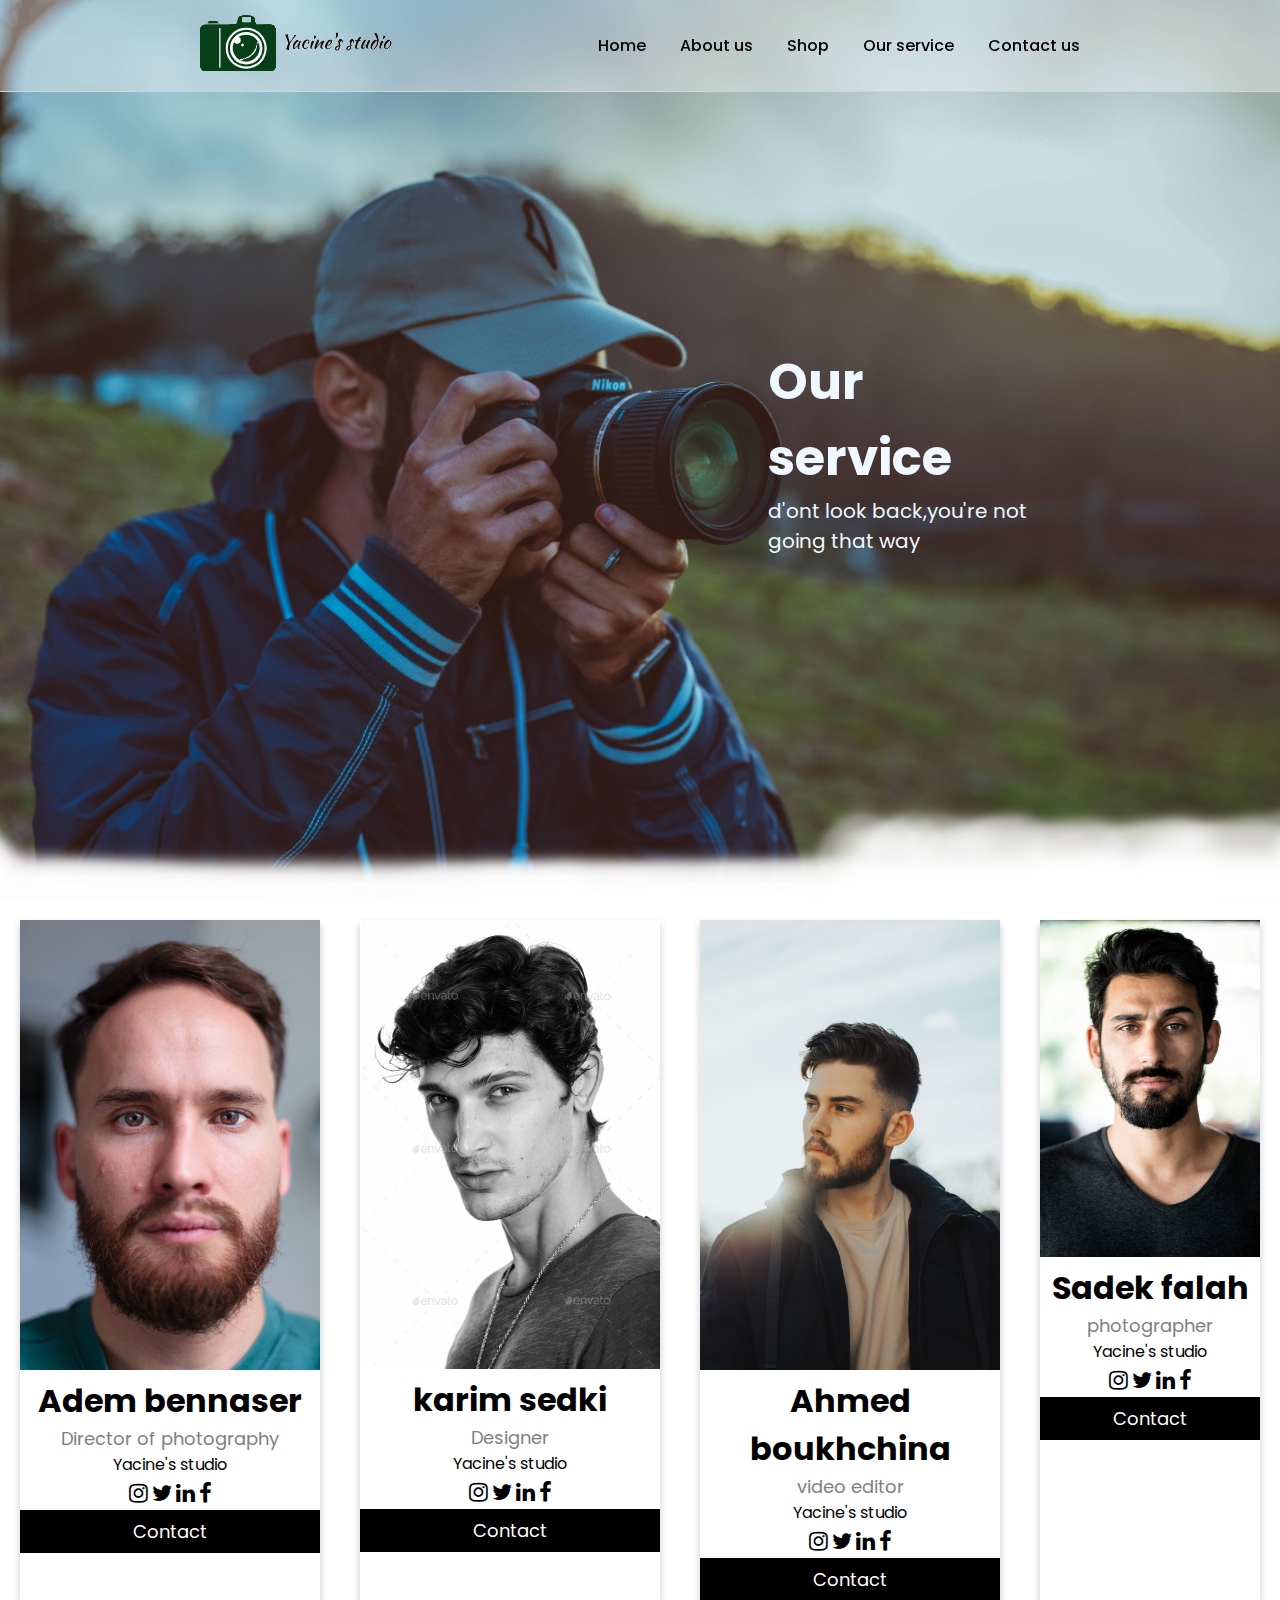
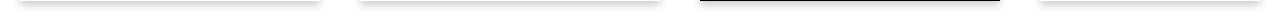
<file: projet/Our service.html>
<!DOCTYPE html>
<html lang="en">
<head>
    <meta charset="UTF-8">
    <meta http-equiv="X-UA-Compatible" content="IE=edge">
    <meta name="viewport" content="width=device-width, initial-scale=1.0">
    <title>Document</title>
    <link rel="stylesheet" href="./style service.css">
    <link rel="stylesheet" href="https://cdnjs.cloudflare.com/ajax/libs/font-awesome/4.7.0/css/font-awesome.min.css">
</head>
<body>
    <header>
        <img src="./image/LogoMakr-8CXSX9(1)32.png" alt="logo" />
        <div class="menu-btn"></div>
        <div class="navigation">
          <div class="navigation-items">
            <a href="./index.html">Home</a>
            <a href="./about us.html">About us</a>
            <a href="./shop.html">Shop</a>
            <a href="./Our service.html">Our service</a>
            <a href="./Contact us.html">Contact us</a>
          </div>
        </div>
      </header>
      <section class="about">
        <div class="contenu">
          <img src="./image/3 camera.jpg" alt="about us">
          <div class="caption">
            <h1>Our service</h1>
            <p>d'ont look back,you're not going that way</p>
          </div>
        </div>
          </div>
          <div class="cartes">
            <!-- cart1 -->
            <div class="card">
              <img src="./image/12 cd.avif" alt="John" style="width:100%">
              <h1>Adem bennaser</h1>
              <p class="title">Director of photography</p>
              <p>Yacine's studio</p>
              <a href="#"><i class="fa fa-instagram"></i></a>
              <a href="#"><i class="fa fa-twitter"></i></a>
              <a href="#"><i class="fa fa-linkedin"></i></a>
              <a href="#"><i class="fa fa-facebook"></i></a>
              <p><button>Contact</button></p>
            </div>
            <!-- cart2 -->
            <div class="card">
              <img src="./image/23.jpg" alt="karim" style="width:100%">
              <h1>karim sedki</h1>
              <p class="title">Designer</p>
              <p>Yacine's studio</p>
              <a href="#"><i class="fa fa-instagram"></i></a>
              <a href="#"><i class="fa fa-twitter"></i></a>
              <a href="#"><i class="fa fa-linkedin"></i></a>
              <a href="#"><i class="fa fa-facebook"></i></a>
              <p><button>Contact</button></p>
            </div>
            <!-- cart3 -->
            <div class="card">
              <img src="./image/13 d.jfif" alt="dev" style="width:100%">
              <h1>Ahmed boukhchina</h1>
              <p class="title">video editor</p>
              <p>Yacine's studio</p>
              <a href="#"><i class="fa fa-instagram"></i></a>
              <a href="#"><i class="fa fa-twitter"></i></a>
              <a href="#"><i class="fa fa-linkedin"></i></a>
              <a href="#"><i class="fa fa-facebook"></i></a>
              <p><button>Contact</button></p>
            </div>
            <!-- cart4 -->
            <div class="card">
              <img src="./image/14 cd.jpg" alt="John" style="width:100%">
              <h1>Sadek falah</h1>
              <p class="title">photographer</p>
              <p>Yacine's studio</p>
              <a href="#"><i class="fa fa-instagram"></i></a>
              <a href="#"><i class="fa fa-twitter"></i></a>
              <a href="#"><i class="fa fa-linkedin"></i></a>
              <a href="#"><i class="fa fa-facebook"></i></a>
              <p><button>Contact</button></p>
            </div>
          </div>
      </section>
</file>
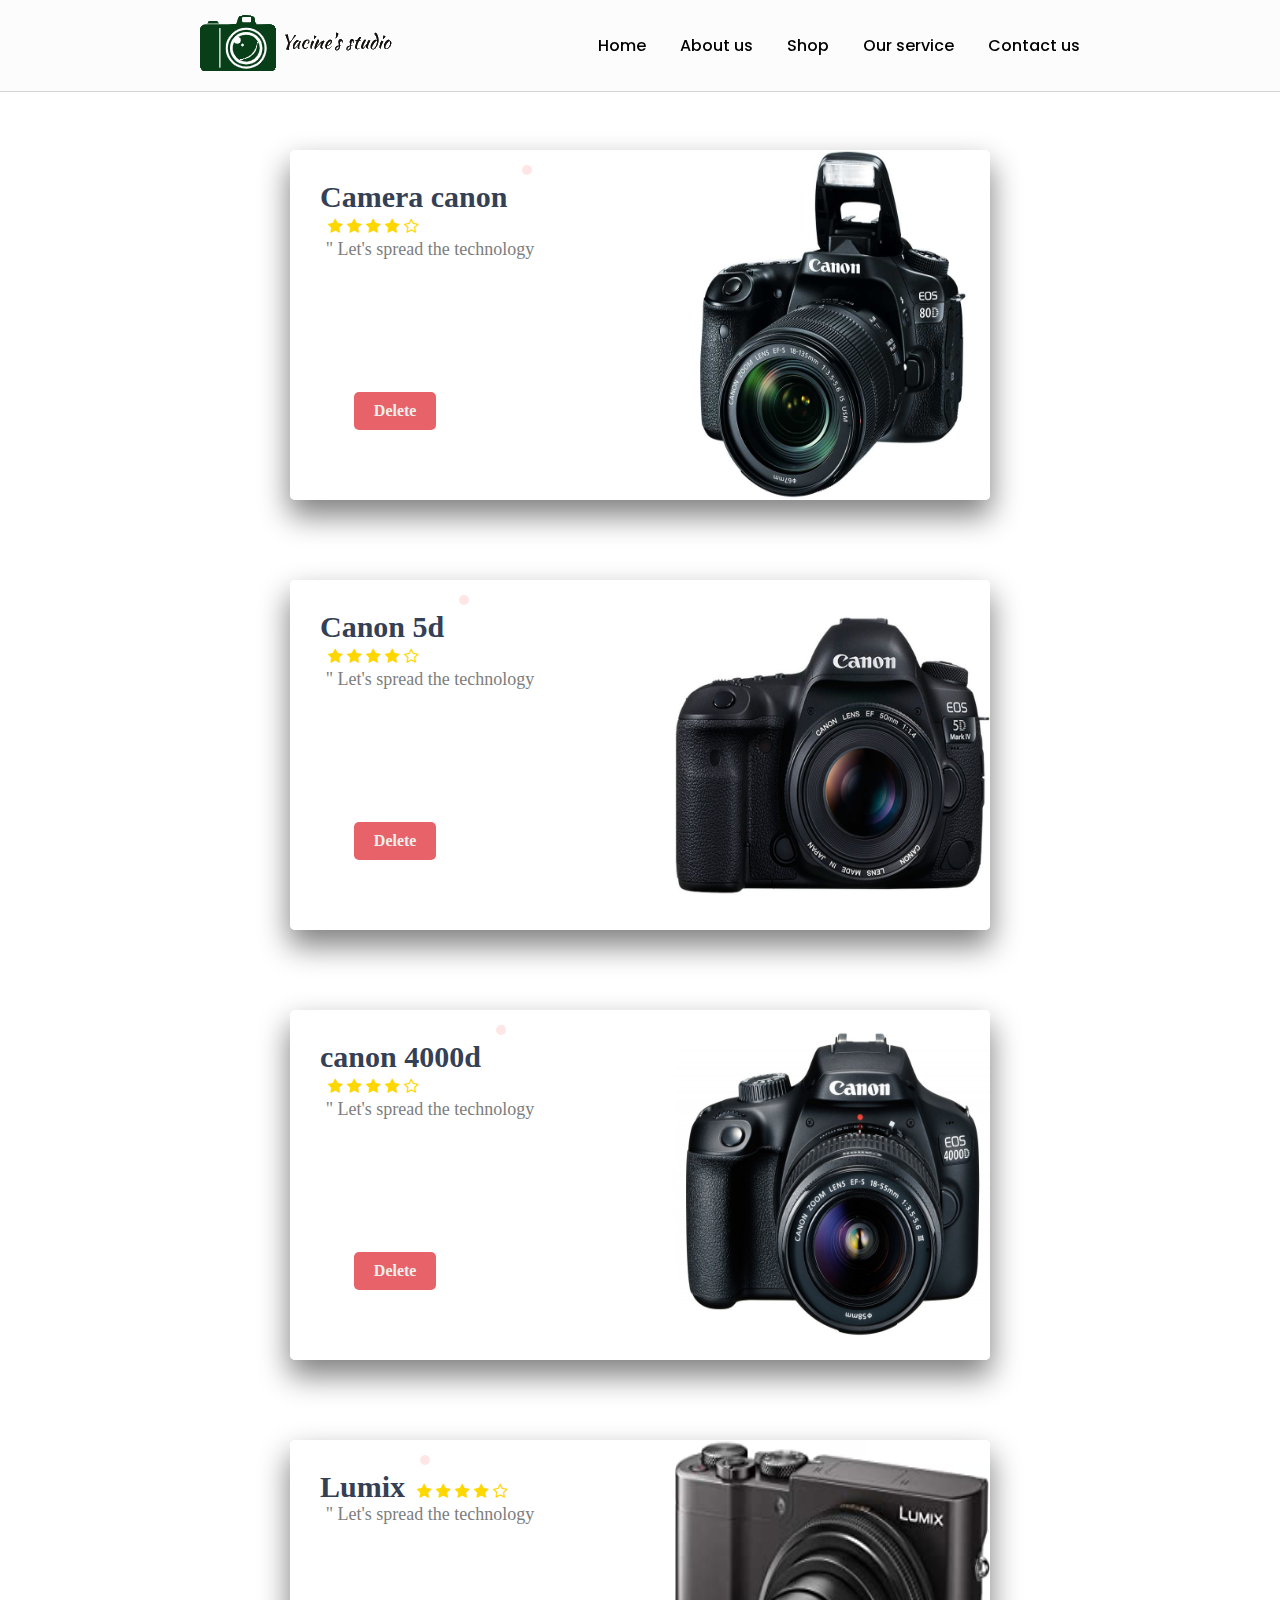
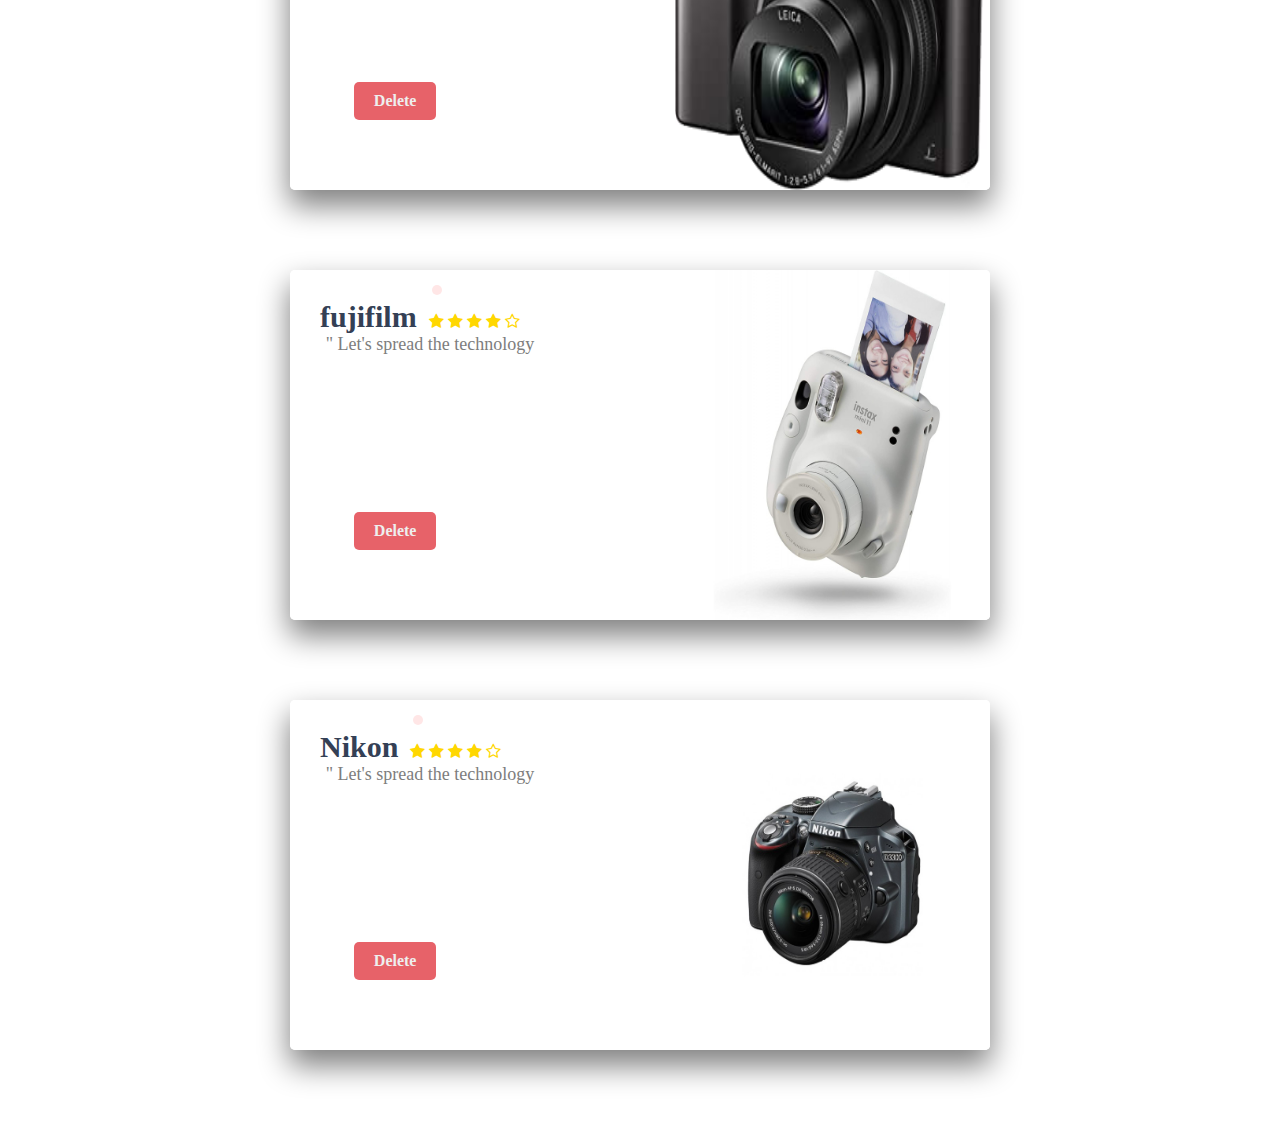
<file: projet/panier.html>
<!DOCTYPE html>
<html lang="en">
<head>
    <meta charset="UTF-8">
    <meta http-equiv="X-UA-Compatible" content="IE=edge">
    <meta name="viewport" content="width=device-width, initial-scale=1.0">
    <title>Panier</title>
    <link rel="stylesheet" href="./painer.css">
    <link rel="stylesheet" href="https://cdnjs.cloudflare.com/ajax/libs/font-awesome/4.7.0/css/font-awesome.min.css">
	<link
	rel="stylesheet"
	href="https://cdnjs.cloudflare.com/ajax/libs/font-awesome/6.1.2/css/all.min.css"
	integrity="sha512-1sCRPdkRXhBV2PBLUdRb4tMg1w2YPf37qatUFeS7zlBy7jJI8Lf4VHwWfZZfpXtYSLy85pkm9GaYVYMfw5BC1A=="
	crossorigin="anonymous"
	referrerpolicy="no-referrer"
  />
</head>
<body>
    <header>
        <img src="./image/LogoMakr-8CXSX9(1)32.png" alt="logo" />
        <div class="menu-btn"></div>
        <div class="navigation">
          <div class="navigation-items">
            <a href="./index.html">Home</a>
            <a href="./about us.html">About us</a>
            <a href="./shop.html">Shop</a>
            <a href="./Our service.html">Our service</a>
            <a href="./Contact us.html">Contact us</a>
           
          </div>
        </div>
      </header>
<main>
    
               <!-- camera1 -->
    <div id="container">
    
        <div class="product-details">
    
        <h1>Camera canon</h1>
        <span class="hint-star star">
            <i class="fa fa-star" aria-hidden="true"></i>
            <i class="fa fa-star" aria-hidden="true"></i>
            <i class="fa fa-star" aria-hidden="true"></i>
            <i class="fa fa-star" aria-hidden="true"></i>
            <i class="fa fa-star-o" aria-hidden="true"></i>
        </span>
    
                <p class="information">" Let's spread the technology </p>
    
    
    
    <div class="control">
    
        <button class="btn">
         
       
       <span class="buy">Delete</span>
     </button>
    
    </div>
    
    </div>
    
    <div class="product-image">
    
        <img src="./camera shop/1.jpg" alt="">
    
    
    <div class="info">
        <h2> Description</h2>
        <ul>
            <li><strong>Height : </strong>131 × 99,9 × 76,2 mm  </li>
            <li><strong>Shade : </strong>Black</li>
            <li><strong>Description </strong>Vidéo Full HD 1920 × 1080 - Batteries lithium-ion rechargeable - Connectivity: Wi-Fi, NFC and Bluetooth </li>
            <li><strong>Material: </strong>Canon</li>
    
        </ul>
    </div>
    </div>
    
    </div>
    
    <!-- camera2 -->
    <div id="container">
    
        <div class="product-details">
    
        <h1>Canon 5d</h1>
        <span class="hint-star star">
            <i class="fa fa-star" aria-hidden="true"></i>
            <i class="fa fa-star" aria-hidden="true"></i>
            <i class="fa fa-star" aria-hidden="true"></i>
            <i class="fa fa-star" aria-hidden="true"></i>
            <i class="fa fa-star-o" aria-hidden="true"></i>
        </span>
    
                <p class="information">" Let's spread the technology </p>
    
    
    
    <div class="control">
    
        <button class="btn">
         
       <span class="buy">Delete</span>
     </button>
    
    </div>
    
    </div>
    
    <div class="product-image">
    
        <img src="./camera shop/2.jpg" alt="">
    
    
    <div class="info">
        <h2> Description</h2>
        <ul>
            <li><strong>Height : </strong>131 × 99,9 × 76,2 mm  </li>
            <li><strong>Shade : </strong>Black</li>
            <li><strong>Description </strong>Vidéo Full HD 1920 × 1080 - Batteries lithium-ion rechargeable - Connectivity: Wi-Fi, NFC and Bluetooth </li>
            <li><strong>Material: </strong>Canon</li>
    
        </ul>
    </div>
    </div>
    
    </div>
    
    <!-- camera3 -->
    <div id="container">
    
        <div class="product-details">
    
        <h1>canon 4000d</h1>
        <span class="hint-star star">
            <i class="fa fa-star" aria-hidden="true"></i>
            <i class="fa fa-star" aria-hidden="true"></i>
            <i class="fa fa-star" aria-hidden="true"></i>
            <i class="fa fa-star" aria-hidden="true"></i>
            <i class="fa fa-star-o" aria-hidden="true"></i>
        </span>
    
                <p class="information">" Let's spread the technology </p>
    
    
    
    <div class="control">
    
        <button class="btn">
         
       <span class="buy">Delete</span>
     </button>
    
    </div>
    
    </div>
    
    <div class="product-image">
    
        <img src="./camera shop/3.jpg" alt="">
    
    
    <div class="info">
        <h2> Description</h2>
        <ul>
            <li><strong>Height : </strong>131 × 99,9 × 76,2 mm  </li>
            <li><strong>Shade : </strong>Black</li>
            <li><strong>Description </strong>Vidéo Full HD 1920 × 1080 - Batteries lithium-ion rechargeable - Connectivity: Wi-Fi, NFC and Bluetooth </li>
            <li><strong>Material: </strong>Canon</li>
    
        </ul>
    </div>
    </div>
    
    </div>
    
    <!-- camera4 -->
    <div id="container">
    
        <div class="product-details">
    
        <h1>Lumix</h1>
        <span class="hint-star star">
            <i class="fa fa-star" aria-hidden="true"></i>
            <i class="fa fa-star" aria-hidden="true"></i>
            <i class="fa fa-star" aria-hidden="true"></i>
            <i class="fa fa-star" aria-hidden="true"></i>
            <i class="fa fa-star-o" aria-hidden="true"></i>
        </span>
    
                <p class="information">" Let's spread the technology </p>
    
    
    
    <div class="control">
    
        <button class="btn">
         
       <span class="buy">Delete</span>
     </button>
    
    </div>
    
    </div>
    
    <div class="product-image">
    
        <img src="./camera shop/lumix.jpg" alt="">
    
    
    <div class="info">
        <h2> Description</h2>
        <ul>
            <li><strong>Height : </strong>131 × 99,9 × 76,2 mm  </li>
            <li><strong>Shade : </strong>Black</li>
            <li><strong>Description </strong>Vidéo Full HD 1920 × 1080 - Batteries lithium-ion rechargeable - Connectivity: Wi-Fi, NFC and Bluetooth </li>
            <li><strong>Material: </strong>Canon</li>
    
        </ul>
    </div>
    </div>
    
    </div>
    
    <!-- camera5 -->
    <div id="container">
    
        <div class="product-details">
    
        <h1>fujifilm</h1>
        <span class="hint-star star">
            <i class="fa fa-star" aria-hidden="true"></i>
            <i class="fa fa-star" aria-hidden="true"></i>
            <i class="fa fa-star" aria-hidden="true"></i>
            <i class="fa fa-star" aria-hidden="true"></i>
            <i class="fa fa-star-o" aria-hidden="true"></i>
        </span>
    
                <p class="information">" Let's spread the technology </p>
    
    
    
    <div class="control">
    
        <button class="btn">
         
       <span class="buy">Delete</span>
     </button>
    
    </div>
    
    </div>
    
    <div class="product-image">
    
        <img src="./camera shop/fujifilm.jpg" alt="">
    
    
    <div class="info">
        <h2> Description</h2>
        <ul>
            <li><strong>Height : </strong>131 × 99,9 × 76,2 mm  </li>
            <li><strong>Shade : </strong>Black</li>
            <li><strong>Description </strong>Vidéo Full HD 1920 × 1080 - Batteries lithium-ion rechargeable - Connectivity: Wi-Fi, NFC and Bluetooth </li>
            <li><strong>Material: </strong>Canon</li>
    
        </ul>
    </div>
    </div>
    
    </div>
    
    <!-- camera6 -->
    <div id="container">
    
        <div class="product-details">
    
        <h1>Nikon</h1>
        <span class="hint-star star">
            <i class="fa fa-star" aria-hidden="true"></i>
            <i class="fa fa-star" aria-hidden="true"></i>
            <i class="fa fa-star" aria-hidden="true"></i>
            <i class="fa fa-star" aria-hidden="true"></i>
            <i class="fa fa-star-o" aria-hidden="true"></i>
        </span>
    
                <p class="information">" Let's spread the technology </p>
    
    
    
    <div class="control">
    
        <button class="btn">
        
       <span class="buy">Delete</span>
     </button>
    
    </div>
    
    </div>
    
    <div class="product-image">
    
        <img src="./camera shop/niko.jpg" alt="">
    
    
    <div class="info">
        <h2> Description</h2>
        <ul>
            <li><strong>Height : </strong>131 × 99,9 × 76,2 mm  </li>
            <li><strong>Shade : </strong>Black</li>
            <li><strong>Description </strong>Vidéo Full HD 1920 × 1080 - Batteries lithium-ion rechargeable - Connectivity: Wi-Fi, NFC and Bluetooth </li>
            <li><strong>Material: </strong>Canon</li>
    
        </ul>
    </div>
    </div>
    
    </div>
</main>
<script src="./panier.js"></script>
</body>
</html>
</file>
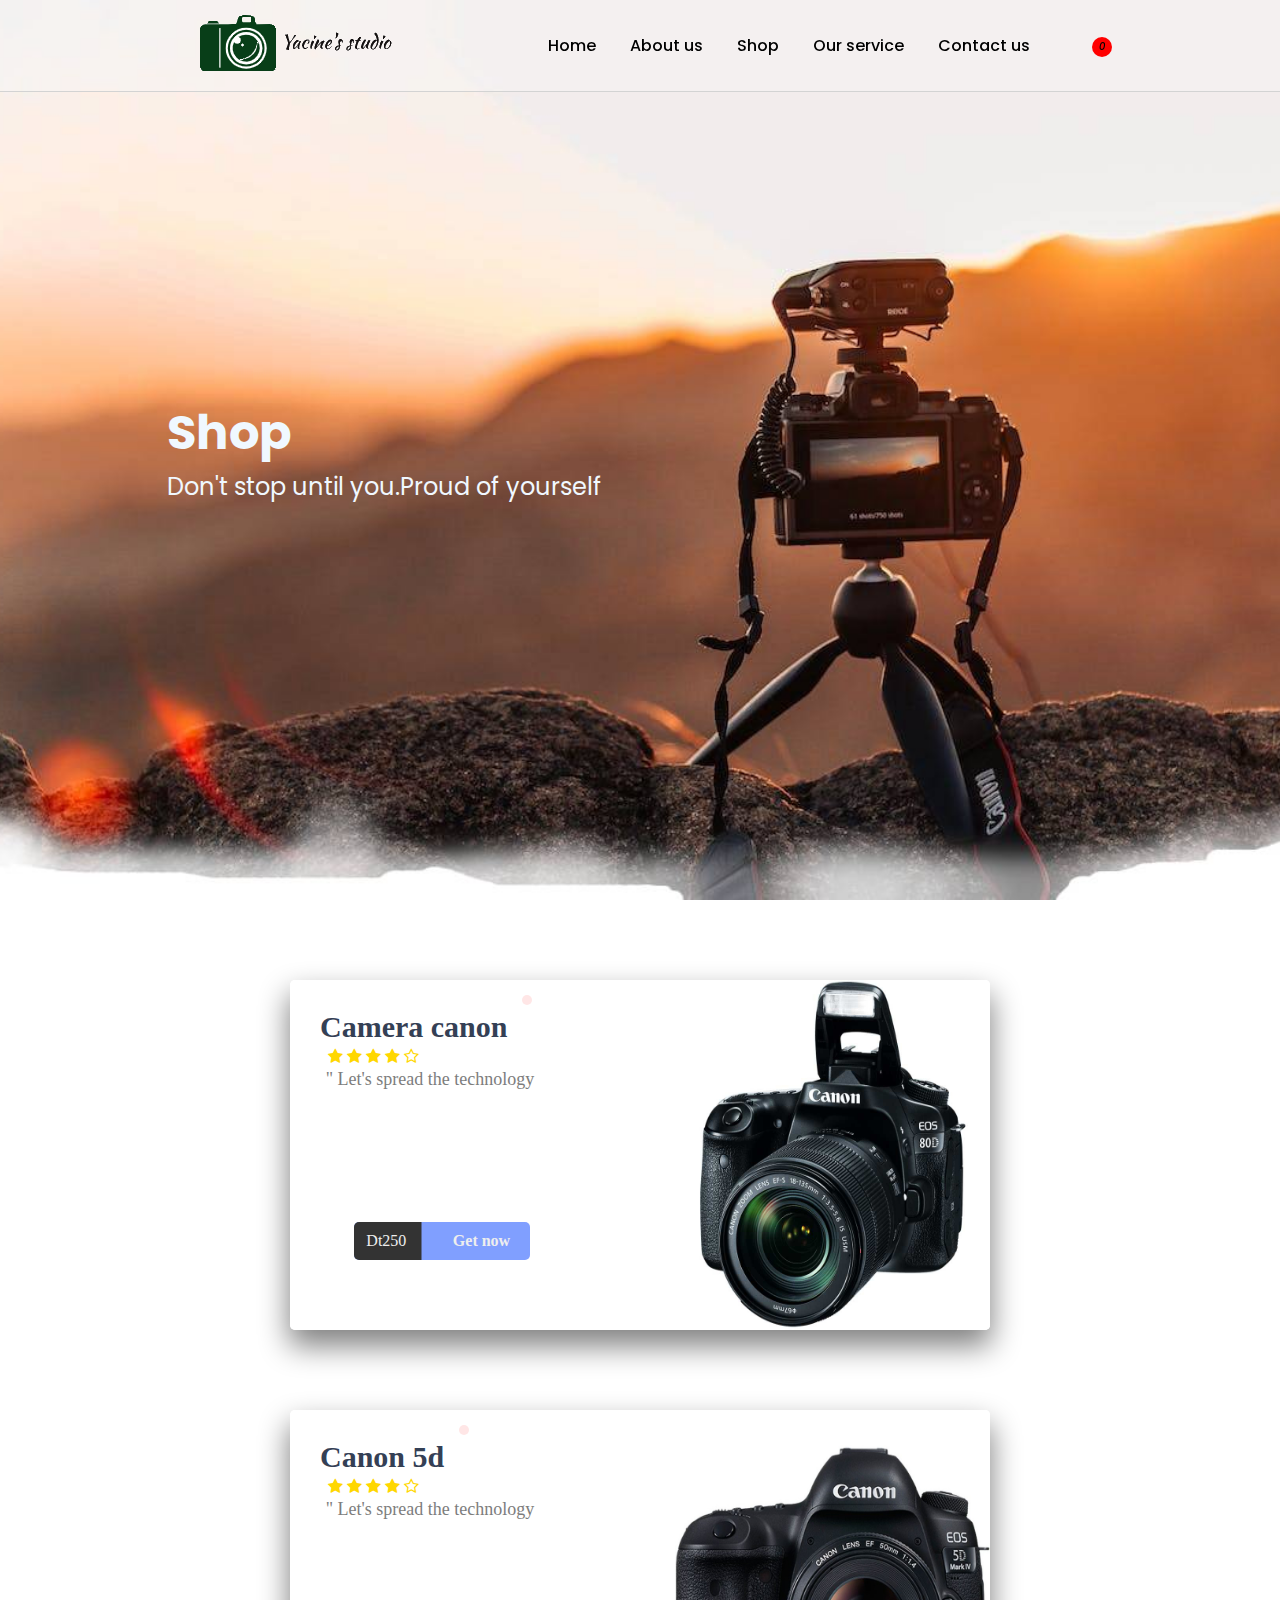
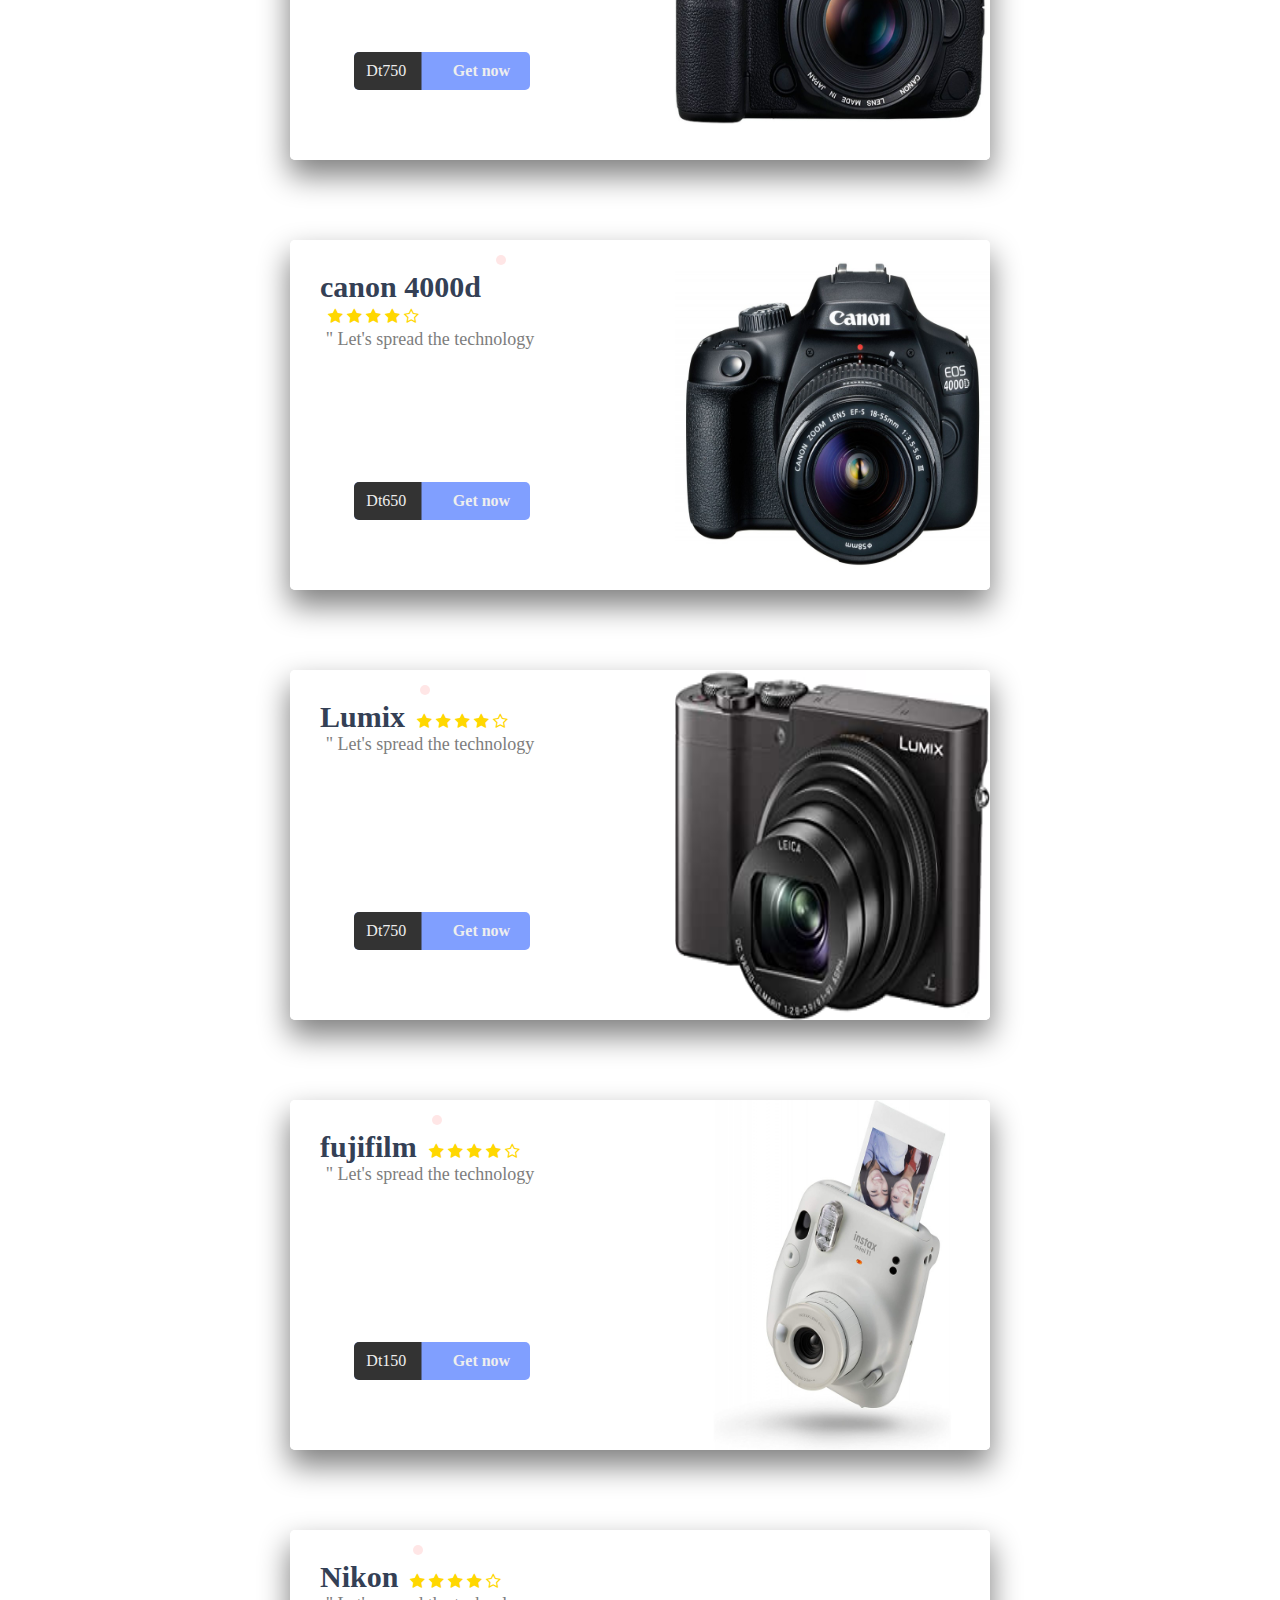
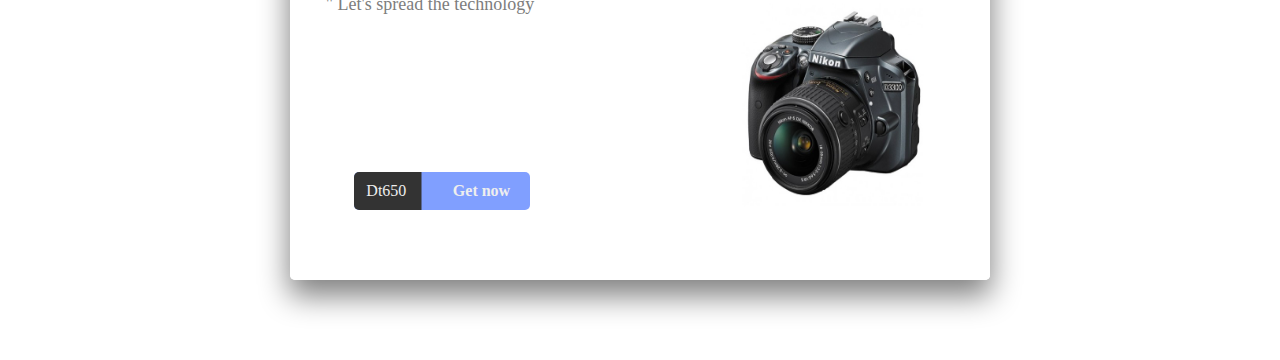
<file: projet/shop.html>
<!DOCTYPE html>
<html lang="en">
  <head>
    <meta charset="UTF-8" />
    <meta http-equiv="X-UA-Compatible" content="IE=edge" />
    <meta name="viewport" content="width=device-width, initial-scale=1.0" />
    <title>Document</title>
    <link rel="stylesheet" href="./style shop.css" />
    <link
      rel="stylesheet"
      href="https://cdnjs.cloudflare.com/ajax/libs/font-awesome/4.7.0/css/font-awesome.min.css"
    />
    <link
      rel="stylesheet"
      href="https://cdnjs.cloudflare.com/ajax/libs/font-awesome/6.1.2/css/all.min.css"
      integrity="sha512-1sCRPdkRXhBV2PBLUdRb4tMg1w2YPf37qatUFeS7zlBy7jJI8Lf4VHwWfZZfpXtYSLy85pkm9GaYVYMfw5BC1A=="
      crossorigin="anonymous"
      referrerpolicy="no-referrer"
    />
  </head>
  <body>
    <header>
      <img src="./image/LogoMakr-8CXSX9(1)32.png" alt="logo" />
      <div class="menu-btn"></div>
      <div class="navigation">
        <div class="navigation-items">
          <a href="./index.html">Home</a>
          <a href="./about us.html">About us</a>
          <a href="./shop.html">Shop</a>
          <a href="./Our service.html">Our service</a>
          <a href="./Contact us.html">Contact us</a>
          <a href="./panier.html"
            ><i class="fa-solid fa-cart-shopping">
              <div class="dora">0</div>
            </i></a
          >
        </div>
      </div>
    </header>
    <section class="about">
      <div class="contenu">
        <img src="./image/2 camera (1) 33.jpg" alt="camera shop" />
        <div class="caption">
          <h1>Shop</h1>
          <p>Don't stop until you.Proud of yourself</p>
        </div>
      </div>
      <!-- camera1 -->
      <div id="container">
        <div class="product-details">
          <h1>Camera canon</h1>
          <span class="hint-star star">
            <i class="fa fa-star" aria-hidden="true"></i>
            <i class="fa fa-star" aria-hidden="true"></i>
            <i class="fa fa-star" aria-hidden="true"></i>
            <i class="fa fa-star" aria-hidden="true"></i>
            <i class="fa fa-star-o" aria-hidden="true"></i>
          </span>

          <p class="information">" Let's spread the technology</p>

          <div class="control">
            <button class="btn">
              <span class="price">Dt250</span>
              <span class="shopping-cart"
                ><i class="fa fa-shopping-cart" aria-hidden="true"></i
              ></span>
              <span class="buy">Get now</span>
            </button>
          </div>
        </div>

        <div class="product-image">
          <img src="./camera shop/1.jpg" alt="" />

          <div class="info">
            <h2>Description</h2>
            <ul>
              <li><strong>Height : </strong>131 × 99,9 × 76,2 mm</li>
              <li><strong>Shade : </strong>Black</li>
              <li>
                <strong>Description </strong>Vidéo Full HD 1920 × 1080 -
                Batteries lithium-ion rechargeable - Connectivity: Wi-Fi, NFC
                and Bluetooth
              </li>
              <li><strong>Material: </strong>Canon</li>
            </ul>
          </div>
        </div>
      </div>

      <!-- camera2 -->
      <div id="container">
        <div class="product-details">
          <h1>Canon 5d</h1>
          <span class="hint-star star">
            <i class="fa fa-star" aria-hidden="true"></i>
            <i class="fa fa-star" aria-hidden="true"></i>
            <i class="fa fa-star" aria-hidden="true"></i>
            <i class="fa fa-star" aria-hidden="true"></i>
            <i class="fa fa-star-o" aria-hidden="true"></i>
          </span>

          <p class="information">" Let's spread the technology</p>

          <div class="control">
            <button class="btn">
              <span class="price">Dt750</span>
              <span class="shopping-cart"
                ><i class="fa fa-shopping-cart" aria-hidden="true"></i
              ></span>
              <span class="buy">Get now</span>
            </button>
          </div>
        </div>

        <div class="product-image">
          <img src="./camera shop/2.jpg" alt="" />

          <div class="info">
            <h2>Description</h2>
            <ul>
              <li><strong>Height : </strong>131 × 99,9 × 76,2 mm</li>
              <li><strong>Shade : </strong>Black</li>
              <li>
                <strong>Description </strong>Vidéo Full HD 1920 × 1080 -
                Batteries lithium-ion rechargeable - Connectivity: Wi-Fi, NFC
                and Bluetooth
              </li>
              <li><strong>Material: </strong>Canon</li>
            </ul>
          </div>
        </div>
      </div>

      <!-- camera3 -->
      <div id="container">
        <div class="product-details">
          <h1>canon 4000d</h1>
          <span class="hint-star star">
            <i class="fa fa-star" aria-hidden="true"></i>
            <i class="fa fa-star" aria-hidden="true"></i>
            <i class="fa fa-star" aria-hidden="true"></i>
            <i class="fa fa-star" aria-hidden="true"></i>
            <i class="fa fa-star-o" aria-hidden="true"></i>
          </span>

          <p class="information">" Let's spread the technology</p>

          <div class="control">
            <button class="btn">
              <span class="price">Dt650</span>
              <span class="shopping-cart"
                ><i class="fa fa-shopping-cart" aria-hidden="true"></i
              ></span>
              <span class="buy">Get now</span>
            </button>
          </div>
        </div>

        <div class="product-image">
          <img src="./camera shop/3.jpg" alt="" />

          <div class="info">
            <h2>Description</h2>
            <ul>
              <li><strong>Height : </strong>131 × 99,9 × 76,2 mm</li>
              <li><strong>Shade : </strong>Black</li>
              <li>
                <strong>Description </strong>Vidéo Full HD 1920 × 1080 -
                Batteries lithium-ion rechargeable - Connectivity: Wi-Fi, NFC
                and Bluetooth
              </li>
              <li><strong>Material: </strong>Canon</li>
            </ul>
          </div>
        </div>
      </div>

      <!-- camera4 -->
      <div id="container">
        <div class="product-details">
          <h1>Lumix</h1>
          <span class="hint-star star">
            <i class="fa fa-star" aria-hidden="true"></i>
            <i class="fa fa-star" aria-hidden="true"></i>
            <i class="fa fa-star" aria-hidden="true"></i>
            <i class="fa fa-star" aria-hidden="true"></i>
            <i class="fa fa-star-o" aria-hidden="true"></i>
          </span>

          <p class="information">" Let's spread the technology</p>

          <div class="control">
            <button class="btn">
              <span class="price">Dt750</span>
              <span class="shopping-cart"
                ><i class="fa fa-shopping-cart" aria-hidden="true"></i
              ></span>
              <span class="buy">Get now</span>
            </button>
          </div>
        </div>

        <div class="product-image">
          <img src="./camera shop/lumix.jpg" alt="" />

          <div class="info">
            <h2>Description</h2>
            <ul>
              <li><strong>Height : </strong>131 × 99,9 × 76,2 mm</li>
              <li><strong>Shade : </strong>Black</li>
              <li>
                <strong>Description </strong>Vidéo Full HD 1920 × 1080 -
                Batteries lithium-ion rechargeable - Connectivity: Wi-Fi, NFC
                and Bluetooth
              </li>
              <li><strong>Material: </strong>Lumix</li>
            </ul>
          </div>
        </div>
      </div>

      <!-- camera5 -->
      <div id="container">
        <div class="product-details">
          <h1>fujifilm</h1>
          <span class="hint-star star">
            <i class="fa fa-star" aria-hidden="true"></i>
            <i class="fa fa-star" aria-hidden="true"></i>
            <i class="fa fa-star" aria-hidden="true"></i>
            <i class="fa fa-star" aria-hidden="true"></i>
            <i class="fa fa-star-o" aria-hidden="true"></i>
          </span>

          <p class="information">" Let's spread the technology</p>

          <div class="control">
            <button class="btn">
              <span class="price">Dt150</span>
              <span class="shopping-cart"
                ><i class="fa fa-shopping-cart" aria-hidden="true"></i
              ></span>
              <span class="buy">Get now</span>
            </button>
          </div>
        </div>

        <div class="product-image">
          <img src="./camera shop/fujifilm.jpg" alt="" />

          <div class="info">
            <h2>Description</h2>
            <ul>
              <li><strong>Height : </strong>131 × 99,9 × 76,2 mm</li>
              <li><strong>Shade : </strong>White</li>
              <li>
                <strong>Description </strong>Vidéo Full HD 1920 × 1080 -
                Batteries lithium-ion rechargeable - Connectivity: Wi-Fi, NFC
                and Bluetooth
              </li>
              <li><strong>Material: </strong>Fujifilm</li>
            </ul>
          </div>
        </div>
      </div>

      <!-- camera6 -->
      <div id="container">
        <div class="product-details">
          <h1>Nikon</h1>
          <span class="hint-star star">
            <i class="fa fa-star" aria-hidden="true"></i>
            <i class="fa fa-star" aria-hidden="true"></i>
            <i class="fa fa-star" aria-hidden="true"></i>
            <i class="fa fa-star" aria-hidden="true"></i>
            <i class="fa fa-star-o" aria-hidden="true"></i>
          </span>

          <p class="information">" Let's spread the technology</p>

          <div class="control">
            <button class="btn">
              <span class="price">Dt650</span>
              <span class="shopping-cart"
                ><i class="fa fa-shopping-cart" aria-hidden="true"></i
              ></span>
              <span class="buy">Get now</span>
            </button>
          </div>
        </div>

        <div class="product-image">
          <img src="./camera shop/niko.jpg" alt="" />

          <div class="info">
            <h2>Description</h2>
            <ul>
              <li><strong>Height : </strong>131 × 99,9 × 76,2 mm</li>
              <li><strong>Shade : </strong>Black</li>
              <li>
                <strong>Description </strong>Vidéo Full HD 1920 × 1080 -
                Batteries lithium-ion rechargeable - Connectivity: Wi-Fi, NFC
                and Bluetooth
              </li>
              <li><strong>Material: </strong>Nikon</li>
            </ul>
          </div>
        </div>
      </div>
    </section>
    <script src="./shop.js"></script>
  </body>
</html>
</file>
<file: style about.css>
@import url('https://fonts.googleapis.com/css2?family=Poppins:wght@200;300;400;500;600;700;800;900&display=swap');

*{
    margin: 0;
    padding: 0;
    box-sizing: border-box;
    font-family: "Poppins", sans-serif;
  }
  
  header{
   
    top: 0;
    left: 0;
    width: 100%;
    display: flex;
    justify-content: space-between;
    align-items: center;
    padding: 15px 200px;
    transition: 0.5s ease;
    position:fixed;
    z-index: 999999;
    background-color: rgba(248, 247, 247, 0.4);
    border-bottom: 1px lightgray solid;
  }
  
  header .brand{

    font-size: 1.5em;
    font-weight: 700;
    text-transform: uppercase;
    text-decoration: none;
  }
  
  header .navigation{
    position: relative;
  }
  
  header .navigation .navigation-items a{
    position: relative;
    color: rgb(0, 0, 0);
    font-size: 1em;
    font-weight: 500;
    text-decoration: none;
    margin-left: 30px;
    transition: 0.3s ease;
  }
  
  header .navigation .navigation-items a:before{
    content: '';
    position: absolute;
    background: rgb(0, 0, 0);
    width: 0;
    height: 3px;
    bottom: 0;
    left: 0;
    transition: 0.3s ease;
  }
  
  header .navigation .navigation-items a:hover:before{
    width: 100%;
  }
  
  .about .contenu {
    position: relative;
    width: 100%;
    height: 100vh;
  }
  .about .contenu img {
    width: 100%;
    height: 100vh;
    overflow: hidden;
    object-fit:cover;
    z-index: -1;
  }
  .about .contenu .caption{
    position: absolute;
    top: 50%;
    left: 75%;
    transform: translate(-50%,-50%);
    color: aliceblue;
    margin-bottom: 65px;
    font-size: 30px
  }
  .caption h1{
    margin-bottom: 10px;
  }
  .caption h1{
    font-size: 30px;
  }

  .paragraphe{
    display: flex;
    justify-content: space-evenly;
    font-size: 17px;
    margin-top: 60px;
  }
  .i1{
    width: 400px;
    height: 250px;
  }
  .para1{
    width: 400px;
    height: 250px;
    margin-top: 50px;
    
  }
  .para2{
    width: 400px;
    height: 250px;
    margin-bottom:30px ;
    
  }
  .para1:first-letter{
   font-size: 1.25em;
    color: rgb(14, 141, 5);
  }
  .para2:first-letter{
   font-size: 1.25em;
   color: rgb(14, 141, 5);
  }
 

*
{
  -webkit-box-sizing: border-box;
  box-sizing: border-box;
}

h5
{
  margin:0px;
  font-size:1.4em;
  font-weight:700;
}



.center
{
  height:100vh;
  width:100%;
  display: flex;
  justify-content: center;
  align-items: center;
}

/* End Non-Essential  */

.property-card
{
  height:18em;
  width:14em;
  display:-webkit-box;
  display:-ms-flexbox;
  display:flex;
  -webkit-box-orient:vertical;
  -webkit-box-direction:normal;
  -ms-flex-direction:column;
  flex-direction:column;
  position:relative;
  -webkit-transition:all 0.4s cubic-bezier(0.645, 0.045, 0.355, 1);
  -o-transition:all 0.4s cubic-bezier(0.645, 0.045, 0.355, 1);
  transition:all 0.4s cubic-bezier(0.645, 0.045, 0.355, 1);
  border-radius:16px;
  overflow:hidden;
  -webkit-box-shadow:  15px 15px 27px #e1e1e3, -15px -15px 27px #ffffff;
  box-shadow:  15px 15px 27px #e1e1e3, -15px -15px 27px #ffffff;
}
/* ^-- The margin bottom is necessary for the drop shadow otherwise it gets clipped in certain cases. */

/* Top Half of card, image. */

.property-image
{
  height:6em;
  width:14em;
  padding:1em 2em;
  position:Absolute;
  top:0px;
  -webkit-transition:all 0.4s cubic-bezier(0.645, 0.045, 0.355, 1);
  -o-transition:all 0.4s cubic-bezier(0.645, 0.045, 0.355, 1);
  transition:all 0.4s cubic-bezier(0.645, 0.045, 0.355, 1);
  
  background-size:cover;
  background-repeat:no-repeat;
}


/* Bottom Card Section */

.property-description
{
  background-color: #FAFAFC;
  height:12em;
  width:14em;
  position:absolute;
  bottom:0em;
  -webkit-transition:all 0.4s cubic-bezier(0.645, 0.045, 0.355, 1);
  -o-transition:all 0.4s cubic-bezier(0.645, 0.045, 0.355, 1);
  transition:all 0.4s cubic-bezier(0.645, 0.045, 0.355, 1);
  padding: 0.5em 1em;
  text-align:center;
}

/* Social Icons */
h1 {
  text-decoration: underline;
 
}
.property-social-icons
{
  width:1em;
  height:1em;
  background-color:black;
  position:absolute;
  bottom:1em;
  left:1em;
  -webkit-transition:all 0.4s cubic-bezier(0.645, 0.045, 0.355, 1);
  -o-transition:all 0.4s cubic-bezier(0.645, 0.045, 0.355, 1);
  transition:all 0.4s cubic-bezier(0.645, 0.045, 0.355, 1);
}

/* Property Cards Hover States */

.property-card:hover .property-description
{
  height:0em;
  padding:0px 1em;
}
.property-card:hover .property-image
{
  height:18em;
}

.property-card:hover .property-social-icons
{
  background-color:white;
}

.property-card:hover .property-social-icons:hover
{
  background-color:blue;
  cursor:pointer;
}



.property-image-title
{
text-align:center;
position:Relative;
top:30%;
opacity:0;
transition:all 0.4s cubic-bezier(0.645, 0.045, 0.355, 1) 0.2s;
color:black;
font-size:1.2em;
}

.property-card:hover .property-image-title
{
opacity:1;
}

.count {
  display: flex;
  flex-wrap: wrap;
}
</file>
<file: style service.css>
@import url('https://fonts.googleapis.com/css2?family=Poppins:wght@200;300;400;500;600;700;800;900&display=swap');

*{
    margin: 0;
    padding: 0;
    box-sizing: border-box;
    font-family: "Poppins", sans-serif;
  }
  
  header{
   
    top: 0;
    left: 0;
    width: 100%;
    display: flex;
    justify-content: space-between;
    align-items: center;
    padding: 15px 200px;
    transition: 0.5s ease;
    position:fixed;
    z-index: 999999;
    background-color: rgba(248, 247, 247, 0.4);
    border-bottom: 1px lightgray solid;
  }
  
  header .brand{

    font-size: 1.5em;
    font-weight: 700;
    text-transform: uppercase;
    text-decoration: none;
  }
  
  header .navigation{
    position: relative;
  }
  
  header .navigation .navigation-items a{
    position: relative;
    color: rgb(0, 0, 0);
    font-size: 1em;
    font-weight: 500;
    text-decoration: none;
    margin-left: 30px;
    transition: 0.3s ease;
  }
  
  header .navigation .navigation-items a:before{
    content: '';
    position: absolute;
    background: rgb(0, 0, 0);
    width: 0;
    height: 3px;
    bottom: 0;
    left: 0;
    transition: 0.3s ease;
  }
  
  header .navigation .navigation-items a:hover:before{
    width: 100%;
  }
  
  .about .contenu {
    position: relative;
    width: 100%;
    height: 100vh;
  }
  .about .contenu img {
    width: 100%;
    height: 100vh;
    overflow: hidden;
    object-fit:cover;
    z-index: -1;
  }
  .about .contenu .caption{
    position: absolute;
    top: 50%;
    left: 71%;
    transform: translate(-50%,-50%);
    color: aliceblue;
    margin-bottom: 65px;
  }
  .card {
    box-shadow: 0 4px 8px 0 rgba(0, 0, 0, 0.2);
    max-width: 300px;
    margin: 20px;
    text-align: center;
  }
  
  .title {
    color: grey;
    font-size: 18px;
  }
  
  button {
    border: none;
    outline: 0;
    display: inline-block;
    padding: 8px;
    color: white;
    background-color: #000;
    text-align: center;
    cursor: pointer;
    width: 100%;
    font-size: 18px;
  }
  
  a {
    text-decoration: none;
    font-size: 22px;
    color: black;
  }
  
  button:hover, a:hover {
    opacity: 0.7;
  }

  .cartes{
    display: flex;
  }
  .caption{
    margin-right: 90px;
  }
  .caption h1{
    font-size: 50px;
  }
  .caption p{
    font-size: 20px;
  }
</file>
<file: painer.css>
@import url('https://fonts.googleapis.com/css2?family=Poppins:wght@200;300;400;500;600;700;800;900&display=swap');

*{
    margin: 0;
    padding: 0;
    box-sizing: border-box;
    font-family: "Poppins", sans-serif;
  }
  
  header{
   
    top: 0;
    left: 0;
    width: 100%;
    display: flex;
    justify-content: space-between;
    align-items: center;
    padding: 15px 200px;
    transition: 0.5s ease;
    position:fixed;
    z-index: 999999;
    background-color: rgba(248, 247, 247, 0.4);
    border-bottom: 1px lightgray solid;
    
  }
  
  header .brand{

    font-size: 1.5em;
    font-weight: 700;
    text-transform: uppercase;
    text-decoration: none;
  }
  
  header .navigation{
    position: relative;
  }
  .navigation-items i{
    margin-left: 20px;
    position: relative;
  }
  .dora{
    width: 20px;
    height: 20px;
    border-radius: 100%;
    background-color: red;
    position: absolute;
    margin-left: 10px;
    left:2px;
    top: 3px;
   
   font-size: 10px;
    display: flex;
    align-items: center;
    justify-content: center;
  }
  
  
  header .navigation .navigation-items a{
    position: relative;
    color: rgb(0, 0, 0);
    font-size: 1em;
    font-weight: 500;
    text-decoration: none;
    margin-left: 30px;
    transition: 0.3s ease;
  }
  
  header .navigation .navigation-items a:before{
    content: '';
    position: absolute;
    background: rgb(0, 0, 0);
    width: 0;
    height: 3px;
    bottom: 0;
    left: 0;
    transition: 0.3s ease;
  }
  
  header .navigation .navigation-items a:hover:before{
    width: 100%;
  }
  
  .about .contenu {
    position: relative;
    width: 100%;
    height: 100vh;
  }
  .about .contenu img {
    width: 100%;
    height: 100vh;
    overflow: hidden;
    object-fit:cover;
    z-index: -1;
  }
  .about .contenu .caption{
    position: absolute;
    top: 50%;
    left: 30%;
    transform: translate(-50%,-50%);
    color: aliceblue;
    margin-bottom: 65px;
    font-size: 150%;
  }
  .about.contenu.caption h1{
    font-size: 555%;
  }
  
  @import url('https://fonts.googleapis.com/css2?family=Bebas+Neue&family=Bree+Serif&family=EB+Garamond:ital,wght@0,500;1,800&display=swap');


  main {
    margin-top: 150px;
  }
  
  #container{
      box-shadow: 0 15px 30px 1px grey;
      background: rgba(255, 255, 255, 0.90);
      text-align: center;
      border-radius: 5px;
      overflow: hidden;
      margin: 5em auto;
      height: 350px;
      width: 700px;
    
      
  }
  
  
  
  .product-details {
      position: relative;
      text-align: left;
      overflow: hidden;
      padding: 30px;
      height: 100%;
      float: left;
      width: 40%;
  
  }
  
  #container .product-details h1{
      font-family: 'Bebas Neue', cursive;
      display: inline-block;
      position: relative;
      font-size: 30px;
      color: #344055;
      margin: 0;
      
  }
  
  #container .product-details h1:before{
      position: absolute;
      content: '';
      right: 0%; 
      top: 0%;
      transform: translate(25px, -15px);
      font-family: 'Bree Serif', serif;
      display: inline-block;
      background: #ffe6e6;
      border-radius: 5px;
      font-size: 14px;
      padding: 5px;
      color: white;
      margin: 0;
      animation: chan-sh 6s ease infinite;
  
  }
  
  
  
      
  
  
  .hint-star {
      display: inline-block;
      margin-left: 0.5em;
      color: gold;
      width: 50%;
  }
  
  
  #container .product-details > p {
  font-family: 'EB Garamond', serif;
      text-align: center;
      font-size: 18px;
      color: #7d7d7d;
      
  }
  .control{
      position: absolute;
      bottom: 20%;
      left: 22.8%;
      
  }
  .btn {
  
      transform: translateY(0px);
      transition: 0.3s linear;
      background:  #e76269;
      border-radius: 5px;
    position: relative;
    overflow: hidden;
      cursor: pointer;
      outline: none;
      border: none;
      color: #eee;
      padding: 0;
     top: 0;
      
      
      
  }
  
  .btn:hover{transform: translateY(-6px);
      background: #e40000;}
  
  .btn span {
      font-family: 'Farsan', cursive;
      transition: transform 0.3s;
      display: inline-block;
    padding: 10px 20px;
      font-size: 1.2em;
      margin:0;
      
  }
  .btn .price, .shopping-cart{
      background: #333;
      border: 0;
      margin: 0;
  }
  
  .btn .price {
      transform: translateX(-10%); padding-right: 15px;
  }
  
  .btn .shopping-cart {
      transform: translateX(-100%);
    position: absolute;
      background: #333;
      z-index: 1;
    left: 0;
    top: 0;
  }
  
  .btn .buy {z-index: 3; font-weight: bolder;}
  
  .btn:hover .price {transform: translateX(-110%);}
  
  .btn:hover .shopping-cart {transform: translateX(0%);}
  
  
  
  .product-image {
      transition: all 0.3s ease-out;
      display: inline-block;
      position: relative;
      overflow: hidden;
      height: 100%;
      float: right;
      width: 45%;
      display: inline-block;
  }
  
  #container img {width: 100%;height: 100%;}
  
  .info {
      background: rgba(27, 26, 26, 0.9);
      font-family: 'Bree Serif', serif;
      transition: all 0.3s ease-out;
      transform: translateX(-100%);
      position: absolute;
      line-height: 1.8;
      text-align: left;
      font-size: 105%;
      cursor: no-drop;
      color: #FFF;
      height: 100%;
      width: 100%;
      left: 0;
      top: 0;
  }
  
  .info h2 {text-align: center}
  .product-image:hover .info{transform: translateX(0);}
  
  .info ul li{transition: 0.3s ease;}
  .info ul li:hover{transform: translateX(50px) scale(1.3);}
  
  .product-image:hover img {transition: all 0.3s ease-out;}
  .product-image:hover img {transform: scale(1.2, 1.2);}
</file>
<file: style shop.css>
@import url('https://fonts.googleapis.com/css2?family=Poppins:wght@200;300;400;500;600;700;800;900&display=swap');

*{
    margin: 0;
    padding: 0;
    box-sizing: border-box;
    font-family: "Poppins", sans-serif;
  }
  
  header{
   
    top: 0;
    left: 0;
    width: 100%;
    display: flex;
    justify-content: space-between;
    align-items: center;
    padding: 15px 200px;
    transition: 0.5s ease;
    position:fixed;
    z-index: 999999;
    background-color: rgba(248, 247, 247, 0.4);
    border-bottom: 1px lightgray solid;
  }
  
  header .brand{

    font-size: 1.5em;
    font-weight: 700;
    text-transform: uppercase;
    text-decoration: none;
  }
  
  header .navigation{
    position: relative;
  }
  .navigation-items i{
    margin-left: 20px;
    position: relative;
  }
  .dora{
    width: 20px;
    height: 20px;
    border-radius: 100%;
    background-color: red;
    position: absolute;
    margin-left: 10px;
    left:2px;
    top: 3px;
   
   font-size: 10px;
    display: flex;
    align-items: center;
    justify-content: center;
  }
  
  
  header .navigation .navigation-items a{
    position: relative;
    color: rgb(0, 0, 0);
    font-size: 1em;
    font-weight: 500;
    text-decoration: none;
    margin-left: 30px;
    transition: 0.3s ease;
  }
  
  header .navigation .navigation-items a:before{
    content: '';
    position: absolute;
    background: rgb(0, 0, 0);
    width: 0;
    height: 3px;
    bottom: 0;
    left: 0;
    transition: 0.3s ease;
  }
  
  header .navigation .navigation-items a:hover:before{
    width: 100%;
  }
  
  .about .contenu {
    position: relative;
    width: 100%;
    height: 100vh;
  }
  .about .contenu img {
    width: 100%;
    height: 100vh;
    overflow: hidden;
    object-fit:cover;
    z-index: -1;
  }
  .about .contenu .caption{
    position: absolute;
    top: 50%;
    left: 30%;
    transform: translate(-50%,-50%);
    color: aliceblue;
    margin-bottom: 65px;
    font-size: 150%;
  }
  .about.contenu.caption h1{
    font-size: 555%;
  }
  
  @import url('https://fonts.googleapis.com/css2?family=Bebas+Neue&family=Bree+Serif&family=EB+Garamond:ital,wght@0,500;1,800&display=swap');


  
  
  #container{
      box-shadow: 0 15px 30px 1px grey;
      background: rgba(255, 255, 255, 0.90);
      text-align: center;
      border-radius: 5px;
      overflow: hidden;
      margin: 5em auto;
      height: 350px;
      width: 700px;
    
      
  }
  
  
  
  .product-details {
      position: relative;
      text-align: left;
      overflow: hidden;
      padding: 30px;
      height: 100%;
      float: left;
      width: 40%;
  
  }
  
  #container .product-details h1{
      font-family: 'Bebas Neue', cursive;
      display: inline-block;
      position: relative;
      font-size: 30px;
      color: #344055;
      margin: 0;
      
  }
  
  #container .product-details h1:before{
      position: absolute;
      content: '';
      right: 0%; 
      top: 0%;
      transform: translate(25px, -15px);
      font-family: 'Bree Serif', serif;
      display: inline-block;
      background: #ffe6e6;
      border-radius: 5px;
      font-size: 14px;
      padding: 5px;
      color: white;
      margin: 0;
      animation: chan-sh 6s ease infinite;
  
  }
  
  
  
      
  
  
  .hint-star {
      display: inline-block;
      margin-left: 0.5em;
      color: gold;
      width: 50%;
  }
  
  
  #container .product-details > p {
  font-family: 'EB Garamond', serif;
      text-align: center;
      font-size: 18px;
      color: #7d7d7d;
      
  }
  .control{
      position: absolute;
      bottom: 20%;
      left: 22.8%;
      
  }
  .btn {
  
      transform: translateY(0px);
      transition: 0.3s linear;
      background:  #809fff;
      border-radius: 5px;
    position: relative;
    overflow: hidden;
      cursor: pointer;
      outline: none;
      border: none;
      color: #eee;
      padding: 0;
     top: 0;
      
      
      
  }
  
  .btn:hover{transform: translateY(-6px);
      background: #1a66ff;}
  
  .btn span {
      font-family: 'Farsan', cursive;
      transition: transform 0.3s;
      display: inline-block;
    padding: 10px 20px;
      font-size: 1.2em;
      margin:0;
      
  }
  .btn .price, .shopping-cart{
      background: #333;
      border: 0;
      margin: 0;
  }
  
  .btn .price {
      transform: translateX(-10%); padding-right: 15px;
  }
  
  .btn .shopping-cart {
      transform: translateX(-100%);
    position: absolute;
      background: #333;
      z-index: 1;
    left: 0;
    top: 0;
  }
  
  .btn .buy {z-index: 3; font-weight: bolder;}
  
  .btn:hover .price {transform: translateX(-110%);}
  
  .btn:hover .shopping-cart {transform: translateX(0%);}
  
  
  
  .product-image {
      transition: all 0.3s ease-out;
      display: inline-block;
      position: relative;
      overflow: hidden;
      height: 100%;
      float: right;
      width: 45%;
      display: inline-block;
  }
  
  #container img {width: 100%;height: 100%;}
  
  .info {
      background: rgba(27, 26, 26, 0.9);
      font-family: 'Bree Serif', serif;
      transition: all 0.3s ease-out;
      transform: translateX(-100%);
      position: absolute;
      line-height: 1.8;
      text-align: left;
      font-size: 105%;
      cursor: no-drop;
      color: #FFF;
      height: 100%;
      width: 100%;
      left: 0;
      top: 0;
  }
  
  .info h2 {text-align: center}
  .product-image:hover .info{transform: translateX(0);}
  
  .info ul li{transition: 0.3s ease;}
  .info ul li:hover{transform: translateX(50px) scale(1.3);}
  
  .product-image:hover img {transition: all 0.3s ease-out;}
  .product-image:hover img {transform: scale(1.2, 1.2);}
</file>
<file: projet/style about.css>
@import url('https://fonts.googleapis.com/css2?family=Poppins:wght@200;300;400;500;600;700;800;900&display=swap');

*{
    margin: 0;
    padding: 0;
    box-sizing: border-box;
    font-family: "Poppins", sans-serif;
  }
  
  header{
   
    top: 0;
    left: 0;
    width: 100%;
    display: flex;
    justify-content: space-between;
    align-items: center;
    padding: 15px 200px;
    transition: 0.5s ease;
    position:fixed;
    z-index: 999999;
    background-color: rgba(248, 247, 247, 0.4);
    border-bottom: 1px lightgray solid;
  }
  
  header .brand{

    font-size: 1.5em;
    font-weight: 700;
    text-transform: uppercase;
    text-decoration: none;
  }
  
  header .navigation{
    position: relative;
  }
  
  header .navigation .navigation-items a{
    position: relative;
    color: rgb(0, 0, 0);
    font-size: 1em;
    font-weight: 500;
    text-decoration: none;
    margin-left: 30px;
    transition: 0.3s ease;
  }
  
  header .navigation .navigation-items a:before{
    content: '';
    position: absolute;
    background: rgb(0, 0, 0);
    width: 0;
    height: 3px;
    bottom: 0;
    left: 0;
    transition: 0.3s ease;
  }
  
  header .navigation .navigation-items a:hover:before{
    width: 100%;
  }
  
  .about .contenu {
    position: relative;
    width: 100%;
    height: 100vh;
  }
  .about .contenu img {
    width: 100%;
    height: 100vh;
    overflow: hidden;
    object-fit:cover;
    z-index: -1;
  }
  .about .contenu .caption{
    position: absolute;
    top: 50%;
    left: 75%;
    transform: translate(-50%,-50%);
    color: aliceblue;
    margin-bottom: 65px;
    font-size: 30px
  }
  .caption h1{
    margin-bottom: 10px;
  }
  .caption h1{
    font-size: 30px;
  }

  .paragraphe{
    display: flex;
    justify-content: space-evenly;
    font-size: 17px;
    margin-top: 60px;
  }
  .i1{
    width: 400px;
    height: 250px;
  }
  .para1{
    width: 400px;
    height: 250px;
    margin-top: 50px;
    
  }
  .para2{
    width: 400px;
    height: 250px;
    margin-bottom:30px ;
    
  }
  .para1:first-letter{
   font-size: 1.25em;
    color: rgb(14, 141, 5);
  }
  .para2:first-letter{
   font-size: 1.25em;
   color: rgb(14, 141, 5);
  }
 

*
{
  -webkit-box-sizing: border-box;
  box-sizing: border-box;
}

h5
{
  margin:0px;
  font-size:1.4em;
  font-weight:700;
}



.center
{
  height:100vh;
  width:100%;
  display: flex;
  justify-content: center;
  align-items: center;
}

/* End Non-Essential  */

.property-card
{
  height:18em;
  width:14em;
  display:-webkit-box;
  display:-ms-flexbox;
  display:flex;
  -webkit-box-orient:vertical;
  -webkit-box-direction:normal;
  -ms-flex-direction:column;
  flex-direction:column;
  position:relative;
  -webkit-transition:all 0.4s cubic-bezier(0.645, 0.045, 0.355, 1);
  -o-transition:all 0.4s cubic-bezier(0.645, 0.045, 0.355, 1);
  transition:all 0.4s cubic-bezier(0.645, 0.045, 0.355, 1);
  border-radius:16px;
  overflow:hidden;
  -webkit-box-shadow:  15px 15px 27px #e1e1e3, -15px -15px 27px #ffffff;
  box-shadow:  15px 15px 27px #e1e1e3, -15px -15px 27px #ffffff;
}
/* ^-- The margin bottom is necessary for the drop shadow otherwise it gets clipped in certain cases. */

/* Top Half of card, image. */

.property-image
{
  height:6em;
  width:14em;
  padding:1em 2em;
  position:Absolute;
  top:0px;
  -webkit-transition:all 0.4s cubic-bezier(0.645, 0.045, 0.355, 1);
  -o-transition:all 0.4s cubic-bezier(0.645, 0.045, 0.355, 1);
  transition:all 0.4s cubic-bezier(0.645, 0.045, 0.355, 1);
  
  background-size:cover;
  background-repeat:no-repeat;
}


/* Bottom Card Section */

.property-description
{
  background-color: #FAFAFC;
  height:12em;
  width:14em;
  position:absolute;
  bottom:0em;
  -webkit-transition:all 0.4s cubic-bezier(0.645, 0.045, 0.355, 1);
  -o-transition:all 0.4s cubic-bezier(0.645, 0.045, 0.355, 1);
  transition:all 0.4s cubic-bezier(0.645, 0.045, 0.355, 1);
  padding: 0.5em 1em;
  text-align:center;
}

/* Social Icons */
h1 {
  text-decoration: underline;
 
}
.property-social-icons
{
  width:1em;
  height:1em;
  background-color:black;
  position:absolute;
  bottom:1em;
  left:1em;
  -webkit-transition:all 0.4s cubic-bezier(0.645, 0.045, 0.355, 1);
  -o-transition:all 0.4s cubic-bezier(0.645, 0.045, 0.355, 1);
  transition:all 0.4s cubic-bezier(0.645, 0.045, 0.355, 1);
}

/* Property Cards Hover States */

.property-card:hover .property-description
{
  height:0em;
  padding:0px 1em;
}
.property-card:hover .property-image
{
  height:18em;
}

.property-card:hover .property-social-icons
{
  background-color:white;
}

.property-card:hover .property-social-icons:hover
{
  background-color:blue;
  cursor:pointer;
}



.property-image-title
{
text-align:center;
position:Relative;
top:30%;
opacity:0;
transition:all 0.4s cubic-bezier(0.645, 0.045, 0.355, 1) 0.2s;
color:black;
font-size:1.2em;
}

.property-card:hover .property-image-title
{
opacity:1;
}

.count {
  display: flex;
  flex-wrap: wrap;
}
</file>
<file: projet/style service.css>
@import url('https://fonts.googleapis.com/css2?family=Poppins:wght@200;300;400;500;600;700;800;900&display=swap');

*{
    margin: 0;
    padding: 0;
    box-sizing: border-box;
    font-family: "Poppins", sans-serif;
  }
  
  header{
   
    top: 0;
    left: 0;
    width: 100%;
    display: flex;
    justify-content: space-between;
    align-items: center;
    padding: 15px 200px;
    transition: 0.5s ease;
    position:fixed;
    z-index: 999999;
    background-color: rgba(248, 247, 247, 0.4);
    border-bottom: 1px lightgray solid;
  }
  
  header .brand{

    font-size: 1.5em;
    font-weight: 700;
    text-transform: uppercase;
    text-decoration: none;
  }
  
  header .navigation{
    position: relative;
  }
  
  header .navigation .navigation-items a{
    position: relative;
    color: rgb(0, 0, 0);
    font-size: 1em;
    font-weight: 500;
    text-decoration: none;
    margin-left: 30px;
    transition: 0.3s ease;
  }
  
  header .navigation .navigation-items a:before{
    content: '';
    position: absolute;
    background: rgb(0, 0, 0);
    width: 0;
    height: 3px;
    bottom: 0;
    left: 0;
    transition: 0.3s ease;
  }
  
  header .navigation .navigation-items a:hover:before{
    width: 100%;
  }
  
  .about .contenu {
    position: relative;
    width: 100%;
    height: 100vh;
  }
  .about .contenu img {
    width: 100%;
    height: 100vh;
    overflow: hidden;
    object-fit:cover;
    z-index: -1;
  }
  .about .contenu .caption{
    position: absolute;
    top: 50%;
    left: 71%;
    transform: translate(-50%,-50%);
    color: aliceblue;
    margin-bottom: 65px;
  }
  .card {
    box-shadow: 0 4px 8px 0 rgba(0, 0, 0, 0.2);
    max-width: 300px;
    margin: 20px;
    text-align: center;
  }
  
  .title {
    color: grey;
    font-size: 18px;
  }
  
  button {
    border: none;
    outline: 0;
    display: inline-block;
    padding: 8px;
    color: white;
    background-color: #000;
    text-align: center;
    cursor: pointer;
    width: 100%;
    font-size: 18px;
  }
  
  a {
    text-decoration: none;
    font-size: 22px;
    color: black;
  }
  
  button:hover, a:hover {
    opacity: 0.7;
  }

  .cartes{
    display: flex;
  }
  .caption{
    margin-right: 90px;
  }
  .caption h1{
    font-size: 50px;
  }
  .caption p{
    font-size: 20px;
  }
</file>
<file: projet/painer.css>
@import url('https://fonts.googleapis.com/css2?family=Poppins:wght@200;300;400;500;600;700;800;900&display=swap');

*{
    margin: 0;
    padding: 0;
    box-sizing: border-box;
    font-family: "Poppins", sans-serif;
  }
  
  header{
   
    top: 0;
    left: 0;
    width: 100%;
    display: flex;
    justify-content: space-between;
    align-items: center;
    padding: 15px 200px;
    transition: 0.5s ease;
    position:fixed;
    z-index: 999999;
    background-color: rgba(248, 247, 247, 0.4);
    border-bottom: 1px lightgray solid;
    
  }
  
  header .brand{

    font-size: 1.5em;
    font-weight: 700;
    text-transform: uppercase;
    text-decoration: none;
  }
  
  header .navigation{
    position: relative;
  }
  .navigation-items i{
    margin-left: 20px;
    position: relative;
  }
  .dora{
    width: 20px;
    height: 20px;
    border-radius: 100%;
    background-color: red;
    position: absolute;
    margin-left: 10px;
    left:2px;
    top: 3px;
   
   font-size: 10px;
    display: flex;
    align-items: center;
    justify-content: center;
  }
  
  
  header .navigation .navigation-items a{
    position: relative;
    color: rgb(0, 0, 0);
    font-size: 1em;
    font-weight: 500;
    text-decoration: none;
    margin-left: 30px;
    transition: 0.3s ease;
  }
  
  header .navigation .navigation-items a:before{
    content: '';
    position: absolute;
    background: rgb(0, 0, 0);
    width: 0;
    height: 3px;
    bottom: 0;
    left: 0;
    transition: 0.3s ease;
  }
  
  header .navigation .navigation-items a:hover:before{
    width: 100%;
  }
  
  .about .contenu {
    position: relative;
    width: 100%;
    height: 100vh;
  }
  .about .contenu img {
    width: 100%;
    height: 100vh;
    overflow: hidden;
    object-fit:cover;
    z-index: -1;
  }
  .about .contenu .caption{
    position: absolute;
    top: 50%;
    left: 30%;
    transform: translate(-50%,-50%);
    color: aliceblue;
    margin-bottom: 65px;
    font-size: 150%;
  }
  .about.contenu.caption h1{
    font-size: 555%;
  }
  
  @import url('https://fonts.googleapis.com/css2?family=Bebas+Neue&family=Bree+Serif&family=EB+Garamond:ital,wght@0,500;1,800&display=swap');


  main {
    margin-top: 150px;
  }
  
  #container{
      box-shadow: 0 15px 30px 1px grey;
      background: rgba(255, 255, 255, 0.90);
      text-align: center;
      border-radius: 5px;
      overflow: hidden;
      margin: 5em auto;
      height: 350px;
      width: 700px;
    
      
  }
  
  
  
  .product-details {
      position: relative;
      text-align: left;
      overflow: hidden;
      padding: 30px;
      height: 100%;
      float: left;
      width: 40%;
  
  }
  
  #container .product-details h1{
      font-family: 'Bebas Neue', cursive;
      display: inline-block;
      position: relative;
      font-size: 30px;
      color: #344055;
      margin: 0;
      
  }
  
  #container .product-details h1:before{
      position: absolute;
      content: '';
      right: 0%; 
      top: 0%;
      transform: translate(25px, -15px);
      font-family: 'Bree Serif', serif;
      display: inline-block;
      background: #ffe6e6;
      border-radius: 5px;
      font-size: 14px;
      padding: 5px;
      color: white;
      margin: 0;
      animation: chan-sh 6s ease infinite;
  
  }
  
  
  
      
  
  
  .hint-star {
      display: inline-block;
      margin-left: 0.5em;
      color: gold;
      width: 50%;
  }
  
  
  #container .product-details > p {
  font-family: 'EB Garamond', serif;
      text-align: center;
      font-size: 18px;
      color: #7d7d7d;
      
  }
  .control{
      position: absolute;
      bottom: 20%;
      left: 22.8%;
      
  }
  .btn {
  
      transform: translateY(0px);
      transition: 0.3s linear;
      background:  #e76269;
      border-radius: 5px;
    position: relative;
    overflow: hidden;
      cursor: pointer;
      outline: none;
      border: none;
      color: #eee;
      padding: 0;
     top: 0;
      
      
      
  }
  
  .btn:hover{transform: translateY(-6px);
      background: #e40000;}
  
  .btn span {
      font-family: 'Farsan', cursive;
      transition: transform 0.3s;
      display: inline-block;
    padding: 10px 20px;
      font-size: 1.2em;
      margin:0;
      
  }
  .btn .price, .shopping-cart{
      background: #333;
      border: 0;
      margin: 0;
  }
  
  .btn .price {
      transform: translateX(-10%); padding-right: 15px;
  }
  
  .btn .shopping-cart {
      transform: translateX(-100%);
    position: absolute;
      background: #333;
      z-index: 1;
    left: 0;
    top: 0;
  }
  
  .btn .buy {z-index: 3; font-weight: bolder;}
  
  .btn:hover .price {transform: translateX(-110%);}
  
  .btn:hover .shopping-cart {transform: translateX(0%);}
  
  
  
  .product-image {
      transition: all 0.3s ease-out;
      display: inline-block;
      position: relative;
      overflow: hidden;
      height: 100%;
      float: right;
      width: 45%;
      display: inline-block;
  }
  
  #container img {width: 100%;height: 100%;}
  
  .info {
      background: rgba(27, 26, 26, 0.9);
      font-family: 'Bree Serif', serif;
      transition: all 0.3s ease-out;
      transform: translateX(-100%);
      position: absolute;
      line-height: 1.8;
      text-align: left;
      font-size: 105%;
      cursor: no-drop;
      color: #FFF;
      height: 100%;
      width: 100%;
      left: 0;
      top: 0;
  }
  
  .info h2 {text-align: center}
  .product-image:hover .info{transform: translateX(0);}
  
  .info ul li{transition: 0.3s ease;}
  .info ul li:hover{transform: translateX(50px) scale(1.3);}
  
  .product-image:hover img {transition: all 0.3s ease-out;}
  .product-image:hover img {transform: scale(1.2, 1.2);}
</file>
<file: projet/style shop.css>
@import url('https://fonts.googleapis.com/css2?family=Poppins:wght@200;300;400;500;600;700;800;900&display=swap');

*{
    margin: 0;
    padding: 0;
    box-sizing: border-box;
    font-family: "Poppins", sans-serif;
  }
  
  header{
   
    top: 0;
    left: 0;
    width: 100%;
    display: flex;
    justify-content: space-between;
    align-items: center;
    padding: 15px 200px;
    transition: 0.5s ease;
    position:fixed;
    z-index: 999999;
    background-color: rgba(248, 247, 247, 0.4);
    border-bottom: 1px lightgray solid;
  }
  
  header .brand{

    font-size: 1.5em;
    font-weight: 700;
    text-transform: uppercase;
    text-decoration: none;
  }
  
  header .navigation{
    position: relative;
  }
  .navigation-items i{
    margin-left: 20px;
    position: relative;
  }
  .dora{
    width: 20px;
    height: 20px;
    border-radius: 100%;
    background-color: red;
    position: absolute;
    margin-left: 10px;
    left:2px;
    top: 3px;
   
   font-size: 10px;
    display: flex;
    align-items: center;
    justify-content: center;
  }
  
  
  header .navigation .navigation-items a{
    position: relative;
    color: rgb(0, 0, 0);
    font-size: 1em;
    font-weight: 500;
    text-decoration: none;
    margin-left: 30px;
    transition: 0.3s ease;
  }
  
  header .navigation .navigation-items a:before{
    content: '';
    position: absolute;
    background: rgb(0, 0, 0);
    width: 0;
    height: 3px;
    bottom: 0;
    left: 0;
    transition: 0.3s ease;
  }
  
  header .navigation .navigation-items a:hover:before{
    width: 100%;
  }
  
  .about .contenu {
    position: relative;
    width: 100%;
    height: 100vh;
  }
  .about .contenu img {
    width: 100%;
    height: 100vh;
    overflow: hidden;
    object-fit:cover;
    z-index: -1;
  }
  .about .contenu .caption{
    position: absolute;
    top: 50%;
    left: 30%;
    transform: translate(-50%,-50%);
    color: aliceblue;
    margin-bottom: 65px;
    font-size: 150%;
  }
  .about.contenu.caption h1{
    font-size: 555%;
  }
  
  @import url('https://fonts.googleapis.com/css2?family=Bebas+Neue&family=Bree+Serif&family=EB+Garamond:ital,wght@0,500;1,800&display=swap');


  
  
  #container{
      box-shadow: 0 15px 30px 1px grey;
      background: rgba(255, 255, 255, 0.90);
      text-align: center;
      border-radius: 5px;
      overflow: hidden;
      margin: 5em auto;
      height: 350px;
      width: 700px;
    
      
  }
  
  
  
  .product-details {
      position: relative;
      text-align: left;
      overflow: hidden;
      padding: 30px;
      height: 100%;
      float: left;
      width: 40%;
  
  }
  
  #container .product-details h1{
      font-family: 'Bebas Neue', cursive;
      display: inline-block;
      position: relative;
      font-size: 30px;
      color: #344055;
      margin: 0;
      
  }
  
  #container .product-details h1:before{
      position: absolute;
      content: '';
      right: 0%; 
      top: 0%;
      transform: translate(25px, -15px);
      font-family: 'Bree Serif', serif;
      display: inline-block;
      background: #ffe6e6;
      border-radius: 5px;
      font-size: 14px;
      padding: 5px;
      color: white;
      margin: 0;
      animation: chan-sh 6s ease infinite;
  
  }
  
  
  
      
  
  
  .hint-star {
      display: inline-block;
      margin-left: 0.5em;
      color: gold;
      width: 50%;
  }
  
  
  #container .product-details > p {
  font-family: 'EB Garamond', serif;
      text-align: center;
      font-size: 18px;
      color: #7d7d7d;
      
  }
  .control{
      position: absolute;
      bottom: 20%;
      left: 22.8%;
      
  }
  .btn {
  
      transform: translateY(0px);
      transition: 0.3s linear;
      background:  #809fff;
      border-radius: 5px;
    position: relative;
    overflow: hidden;
      cursor: pointer;
      outline: none;
      border: none;
      color: #eee;
      padding: 0;
     top: 0;
      
      
      
  }
  
  .btn:hover{transform: translateY(-6px);
      background: #1a66ff;}
  
  .btn span {
      font-family: 'Farsan', cursive;
      transition: transform 0.3s;
      display: inline-block;
    padding: 10px 20px;
      font-size: 1.2em;
      margin:0;
      
  }
  .btn .price, .shopping-cart{
      background: #333;
      border: 0;
      margin: 0;
  }
  
  .btn .price {
      transform: translateX(-10%); padding-right: 15px;
  }
  
  .btn .shopping-cart {
      transform: translateX(-100%);
    position: absolute;
      background: #333;
      z-index: 1;
    left: 0;
    top: 0;
  }
  
  .btn .buy {z-index: 3; font-weight: bolder;}
  
  .btn:hover .price {transform: translateX(-110%);}
  
  .btn:hover .shopping-cart {transform: translateX(0%);}
  
  
  
  .product-image {
      transition: all 0.3s ease-out;
      display: inline-block;
      position: relative;
      overflow: hidden;
      height: 100%;
      float: right;
      width: 45%;
      display: inline-block;
  }
  
  #container img {width: 100%;height: 100%;}
  
  .info {
      background: rgba(27, 26, 26, 0.9);
      font-family: 'Bree Serif', serif;
      transition: all 0.3s ease-out;
      transform: translateX(-100%);
      position: absolute;
      line-height: 1.8;
      text-align: left;
      font-size: 105%;
      cursor: no-drop;
      color: #FFF;
      height: 100%;
      width: 100%;
      left: 0;
      top: 0;
  }
  
  .info h2 {text-align: center}
  .product-image:hover .info{transform: translateX(0);}
  
  .info ul li{transition: 0.3s ease;}
  .info ul li:hover{transform: translateX(50px) scale(1.3);}
  
  .product-image:hover img {transition: all 0.3s ease-out;}
  .product-image:hover img {transform: scale(1.2, 1.2);}
</file>
